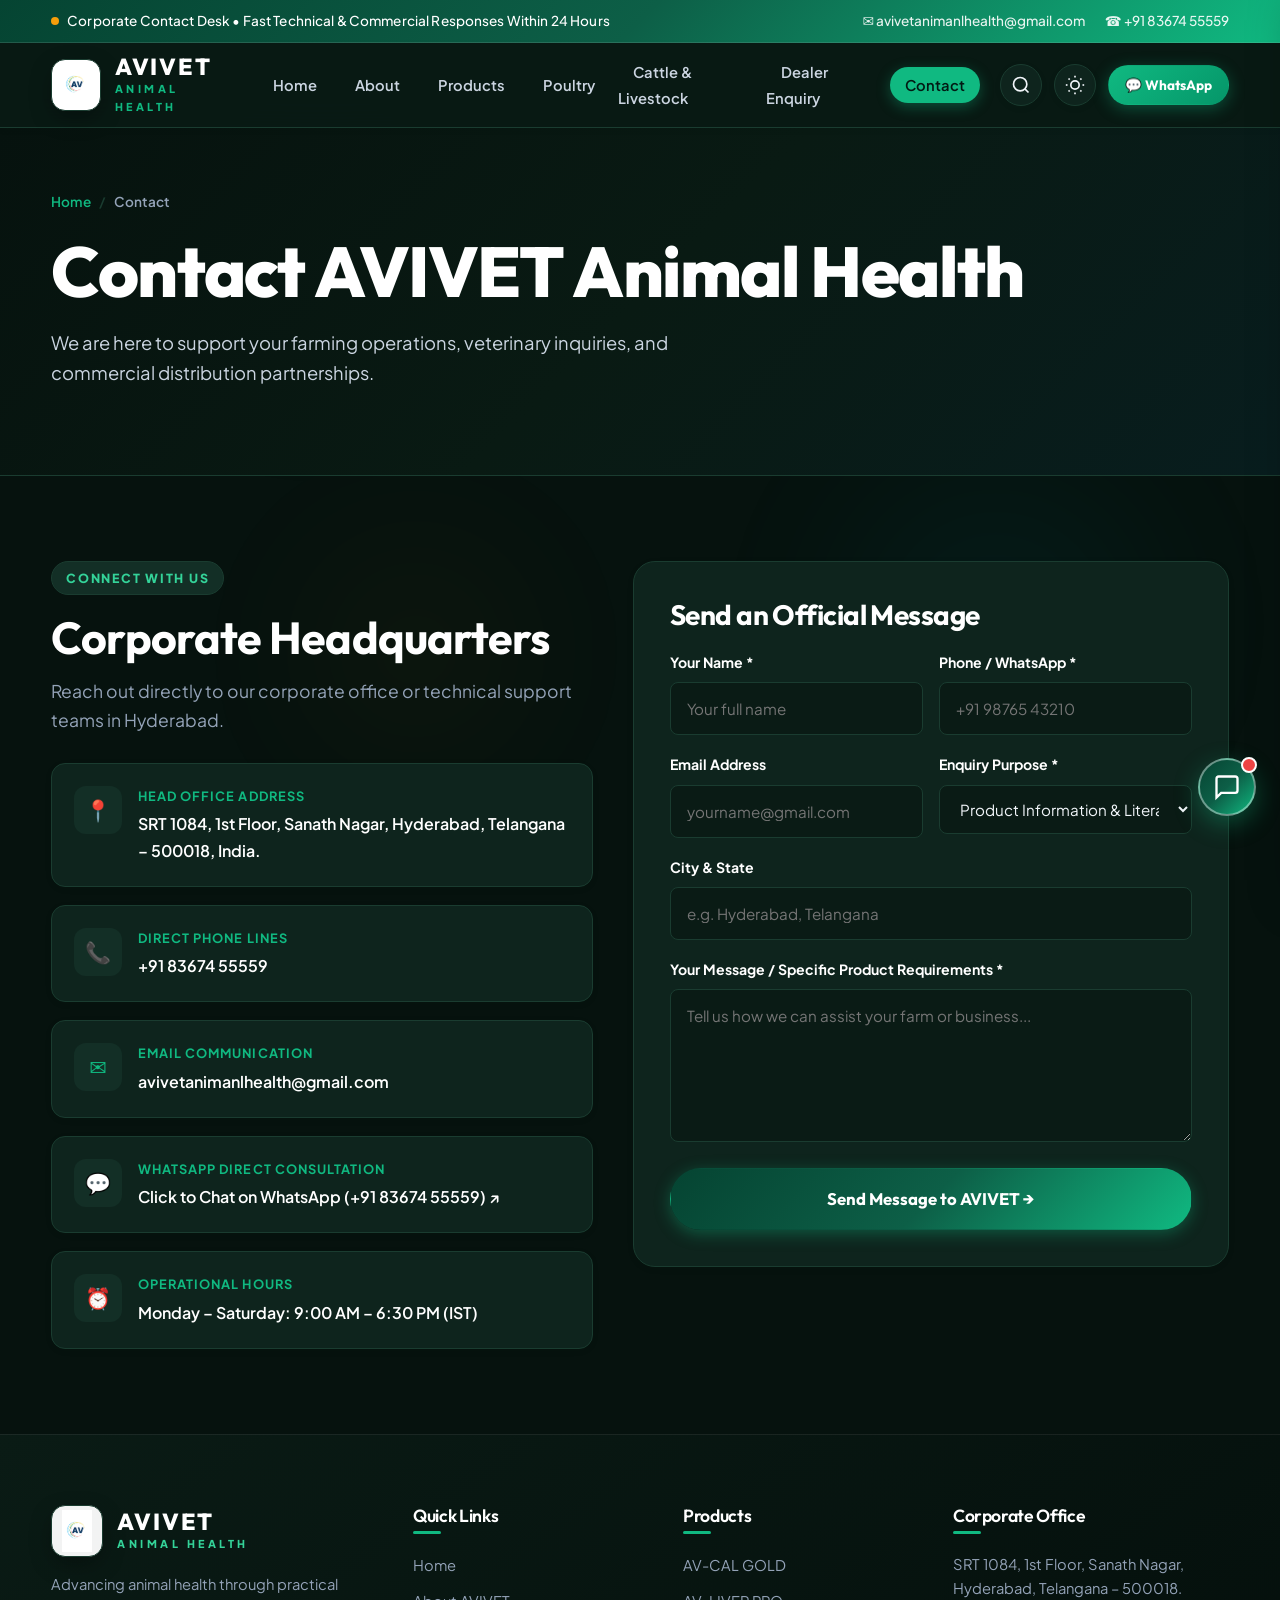
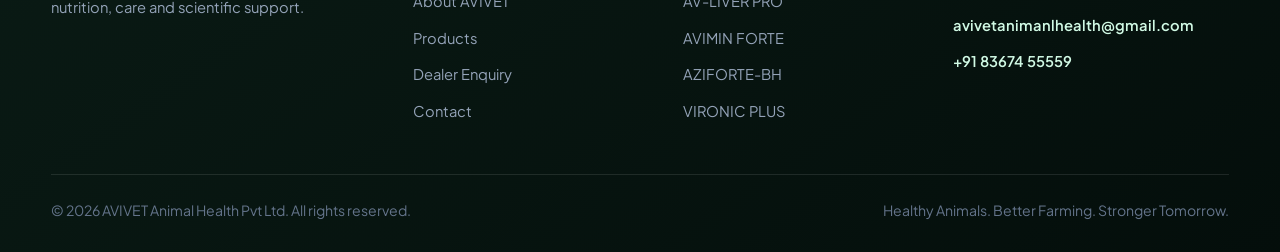
<file: contact.html>
<!doctype html>
<html lang="en" data-theme="dark">
<head>
  <meta charset="utf-8">
  <meta name="viewport" content="width=device-width, initial-scale=1">
  <title>Contact Us | AVIVET Animal Health Corporate Office</title>
  <meta name="description" content="Get in touch with AVIVET Animal Health Pvt Ltd. in Hyderabad, Telangana. Contact our technical veterinary desk or dealer coordinator.">
  <link rel="icon" href="assets/images/favicon.png">
  <meta name="theme-color" content="#06120e">
  
  <link rel="stylesheet" href="assets/css/style.css?v=3.0">
  <link rel="stylesheet" href="assets/css/advanced.css?v=3.0">
  <link rel="stylesheet" href="assets/css/premium.css?v=3.0">
</head>
<body>

  <!-- Top Announcement Bar -->
  <div class="topbar">
    <div class="container">
      <div class="topbar-highlight">
        <span class="badge-pulse"></span>
        <span>Corporate Contact Desk • Fast Technical & Commercial Responses Within 24 Hours</span>
      </div>
      <div class="topbar-contact">
        <a href="mailto:avivetanimanlhealth@gmail.com">✉ avivetanimanlhealth@gmail.com</a>
        <a href="tel:+918367455559">☎ +91 83674 55559</a>
      </div>
    </div>
  </div>

  <!-- Main Header -->
  <header class="site-header">
    <nav class="container nav">
      <a class="brand" href="index.html">
        <div class="brand-logo-wrap"><img src="assets/images/avivet-logo.png" alt="AVIVET Logo"></div>
        <div class="brand-text"><strong>AVIVET</strong><span>ANIMAL HEALTH</span></div>
      </a>

      <ul class="nav-links">
        <li><a href="index.html">Home</a></li>
        <li><a href="about.html">About</a></li>
        <li><a href="products.html">Products</a></li>
        <li><a href="poultry.html">Poultry</a></li>
        <li><a href="cattle-livestock.html">Cattle & Livestock</a></li>
        <li><a href="dealer.html">Dealer Enquiry</a></li>
        <li><a class="active" href="contact.html">Contact</a></li>
      </ul>

      <div class="nav-tools">
        <button class="tool-icon-btn search-trigger-btn" aria-label="Search catalogue">
          <svg viewBox="0 0 24 24" fill="none" stroke-width="2"><circle cx="11" cy="11" r="8"></circle><line x1="21" y1="21" x2="16.65" y2="16.65"></line></svg>
        </button>
        <button class="tool-icon-btn theme-toggle-btn" aria-label="Toggle Dark/Light Mode">
          <svg class="icon-moon" viewBox="0 0 24 24" fill="none" stroke-width="2" style="display:none;"><path d="M21 12.79A9 9 0 1 1 11.21 3 7 7 0 0 0 21 12.79z"></path></svg>
          <svg class="icon-sun" viewBox="0 0 24 24" fill="none" stroke-width="2"><circle cx="12" cy="12" r="5"></circle><line x1="12" y1="1" x2="12" y2="3"></line><line x1="12" y1="21" x2="12" y2="23"></line><line x1="4.22" y1="4.22" x2="5.64" y2="5.64"></line><line x1="18.36" y1="18.36" x2="19.78" y2="19.78"></line><line x1="1" y1="12" x2="3" y2="12"></line><line x1="21" y1="12" x2="23" y2="12"></line><line x1="4.22" y1="19.78" x2="5.64" y2="18.36"></line><line x1="18.36" y1="5.64" x2="19.78" y2="4.22"></line></svg>
        </button>
        <a class="btn btn-emerald btn-sm" href="https://wa.me/918367455559" target="_blank" rel="noopener">
          💬 WhatsApp
        </a>
        <a class="mobile-products-link" href="products.html">Products</a>
        <button class="menu-btn" aria-label="Toggle navigation">☰</button>
      </div>
    </nav>
  </header>

  <!-- Page Hero -->
  <section class="page-hero">
    <div class="container">
      <div class="breadcrumbs">
        <a href="index.html">Home</a>
        <span class="sep">/</span>
        <span>Contact</span>
      </div>
      <h1>Contact AVIVET Animal Health</h1>
      <p class="lead">
        We are here to support your farming operations, veterinary inquiries, and commercial distribution partnerships.
      </p>
    </div>
  </section>

  <!-- Main Contact Section -->
  <section>
    <div class="container contact-grid">
      <!-- Left Info Details -->
      <div>
        <div class="section-head" style="text-align:left;margin-bottom:28px;">
          <span class="eyebrow">Connect With Us</span>
          <h2>Corporate Headquarters</h2>
          <p>Reach out directly to our corporate office or technical support teams in Hyderabad.</p>
        </div>

        <div class="info-list">
          <div class="info-item">
            <div class="info-item-icon">📍</div>
            <div>
              <strong>Head Office Address</strong>
              <span>SRT 1084, 1st Floor, Sanath Nagar, Hyderabad, Telangana – 500018, India.</span>
            </div>
          </div>

          <div class="info-item">
            <div class="info-item-icon">📞</div>
            <div>
              <strong>Direct Phone Lines</strong>
              <span><a href="tel:+918367455559">+91 83674 55559</a></span>
            </div>
          </div>

          <div class="info-item">
            <div class="info-item-icon">✉️</div>
            <div>
              <strong>Email Communication</strong>
              <span><a href="mailto:avivetanimanlhealth@gmail.com">avivetanimanlhealth@gmail.com</a></span>
            </div>
          </div>

          <div class="info-item">
            <div class="info-item-icon">💬</div>
            <div>
              <strong>WhatsApp Direct Consultation</strong>
              <span><a href="https://wa.me/918367455559" target="_blank" rel="noopener">Click to Chat on WhatsApp (+91 83674 55559) ↗</a></span>
            </div>
          </div>

          <div class="info-item">
            <div class="info-item-icon">⏰</div>
            <div>
              <strong>Operational Hours</strong>
              <span>Monday – Saturday: 9:00 AM – 6:30 PM (IST)</span>
            </div>
          </div>
        </div>
      </div>

      <!-- Right Form Card -->
      <div class="card form-card">
        <h3>Send an Official Message</h3>
        <form data-mailto="avivetanimanlhealth@gmail.com" data-subject="AVIVET Website Direct Message">
          <div class="form-row">
            <div class="form-group">
              <label>Your Name *</label>
              <input type="text" name="Name" required placeholder="Your full name">
            </div>
            <div class="form-group">
              <label>Phone / WhatsApp *</label>
              <input type="tel" name="Phone" required placeholder="+91 98765 43210">
            </div>
          </div>

          <div class="form-row">
            <div class="form-group">
              <label>Email Address</label>
              <input type="email" name="Email" placeholder="yourname@gmail.com">
            </div>
            <div class="form-group">
              <label>Enquiry Purpose *</label>
              <select name="Enquiry_Purpose">
                <option>Product Information & Literature</option>
                <option>Dealer / Distributorship Enquiry</option>
                <option>Veterinary Technical / Dosage Advice</option>
                <option>Bulk Feed Mill Order</option>
                <option>Other General Enquiry</option>
              </select>
            </div>
          </div>

          <div class="form-group">
            <label>City & State</label>
            <input type="text" name="Location" placeholder="e.g. Hyderabad, Telangana">
          </div>

          <div class="form-group">
            <label>Your Message / Specific Product Requirements *</label>
            <textarea name="Message" rows="5" required placeholder="Tell us how we can assist your farm or business..."></textarea>
          </div>

          <button class="btn btn-primary btn-lg" style="width:100%;" type="submit">
            Send Message to AVIVET →
          </button>
        </form>
      </div>
    </div>
  </section>

  <!-- Footer -->
  <footer class="footer">
    <div class="container footer-grid">
      <div>
        <a class="brand" href="index.html">
          <div class="brand-logo-wrap"><img src="assets/images/avivet-logo.png" alt="AVIVET Logo"></div>
          <div class="brand-text"><strong>AVIVET</strong><span>ANIMAL HEALTH</span></div>
        </a>
        <p class="company-desc">Advancing animal health through practical nutrition, care and scientific support.</p>
      </div>
      <div>
        <h4>Quick Links</h4>
        <ul class="footer-links">
          <li><a href="index.html">Home</a></li>
          <li><a href="about.html">About AVIVET</a></li>
          <li><a href="products.html">Products</a></li>
          <li><a href="dealer.html">Dealer Enquiry</a></li>
          <li><a href="contact.html">Contact</a></li>
        </ul>
      </div>
      <div>
        <h4>Products</h4>
        <ul class="footer-links">
          <li><a href="products.html">AV-CAL GOLD</a></li>
          <li><a href="products.html">AV-LIVER PRO</a></li>
          <li><a href="products.html">AVIMIN FORTE</a></li>
          <li><a href="products.html">AZIFORTE-BH</a></li>
          <li><a href="products.html">VIRONIC PLUS</a></li>
        </ul>
      </div>
      <div>
        <h4>Corporate Office</h4>
        <div class="footer-contact-info">
          <div>SRT 1084, 1st Floor, Sanath Nagar, Hyderabad, Telangana – 500018.</div>
          <div><a href="mailto:avivetanimanlhealth@gmail.com">avivetanimanlhealth@gmail.com</a></div>
          <div><a href="tel:+918367455559">+91 83674 55559</a></div>
        </div>
      </div>
    </div>
    <div class="container footer-bottom">
      <span>© 2026 AVIVET Animal Health Pvt Ltd. All rights reserved.</span>
      <span>Healthy Animals. Better Farming. Stronger Tomorrow.</span>
    </div>
  </footer>

  <button class="back-top" aria-label="Back to top">↑</button>
  <script src="assets/data/products-data.js?v=3.0"></script>
  <script src="assets/js/main.js?v=3.0"></script>
  <script src="assets/js/advanced.js?v=3.0"></script>
</body>
</html>
</file>
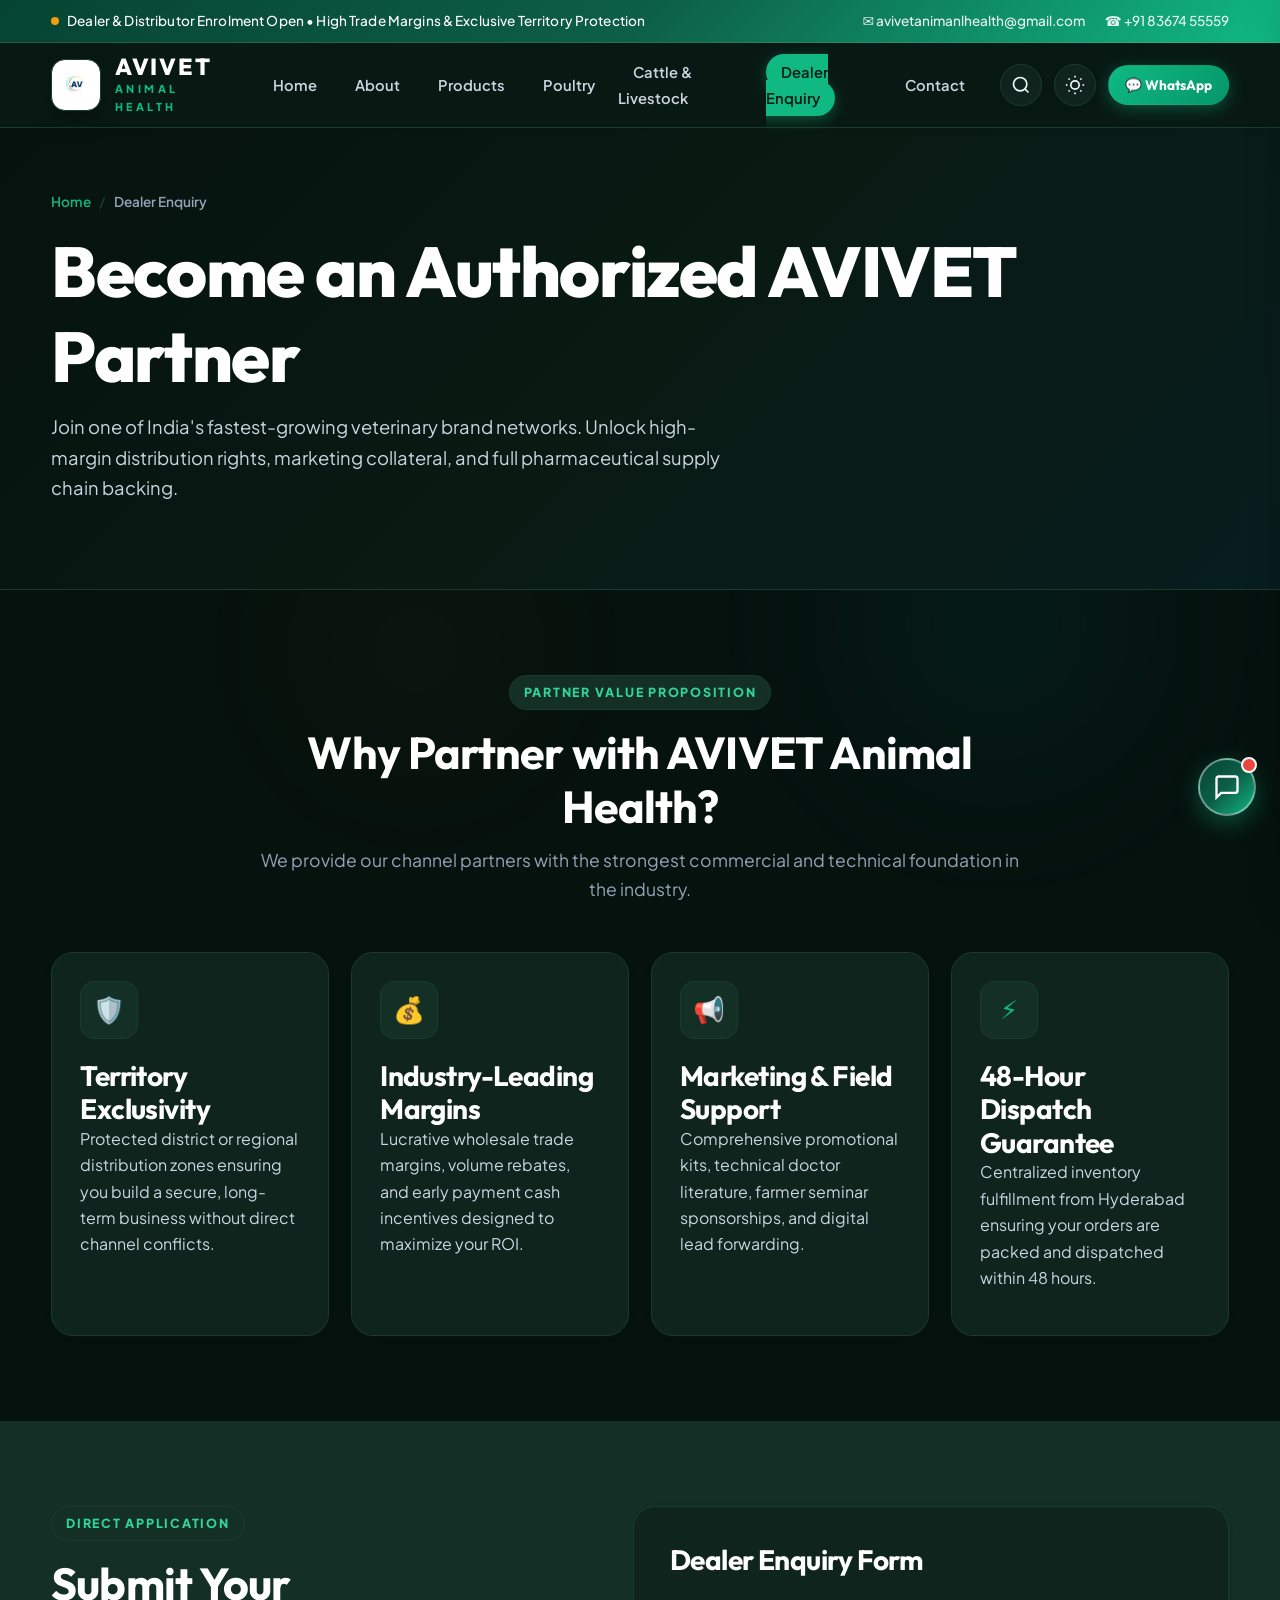
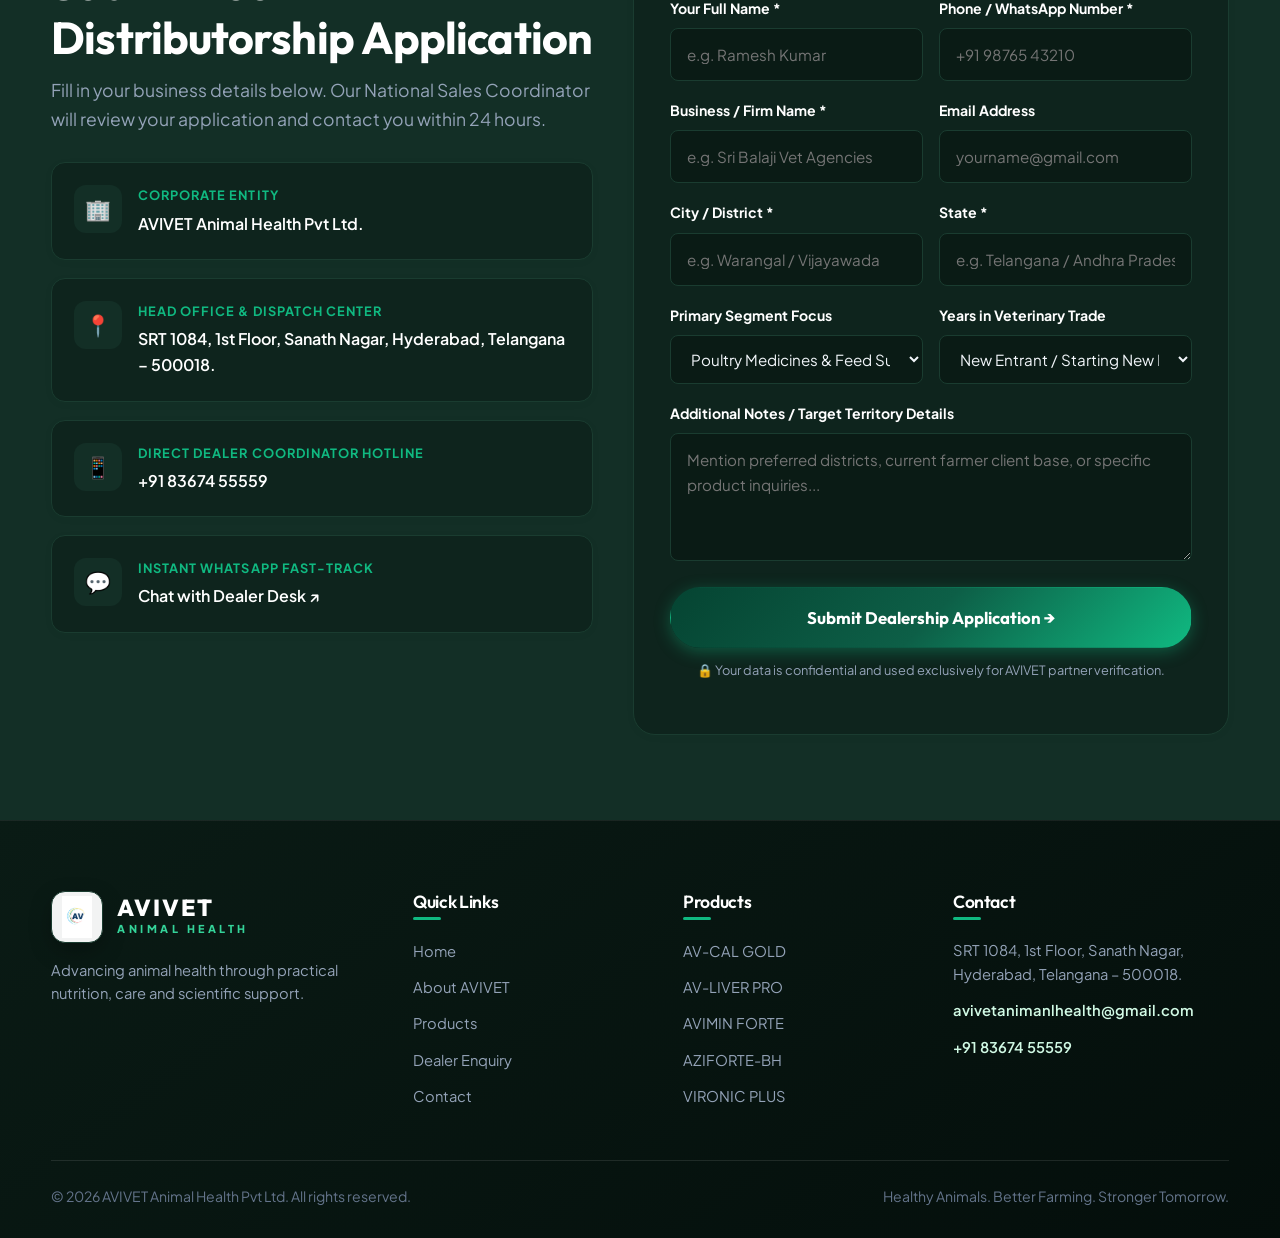
<file: dealer.html>
<!doctype html>
<html lang="en" data-theme="dark">
<head>
  <meta charset="utf-8">
  <meta name="viewport" content="width=device-width, initial-scale=1">
  <title>Dealer & Distributor Partnership | AVIVET Animal Health</title>
  <meta name="description" content="Partner with AVIVET Animal Health. Apply for regional distributorship, dealer franchise, and exclusive territory rights for veterinary medicines & feed supplements.">
  <link rel="icon" href="assets/images/favicon.png">
  <meta name="theme-color" content="#06120e">
  
  <link rel="stylesheet" href="assets/css/style.css?v=3.0">
  <link rel="stylesheet" href="assets/css/advanced.css?v=3.0">
  <link rel="stylesheet" href="assets/css/premium.css?v=3.0">
</head>
<body>

  <!-- Top Announcement Bar -->
  <div class="topbar">
    <div class="container">
      <div class="topbar-highlight">
        <span class="badge-pulse"></span>
        <span>Dealer & Distributor Enrolment Open • High Trade Margins & Exclusive Territory Protection</span>
      </div>
      <div class="topbar-contact">
        <a href="mailto:avivetanimanlhealth@gmail.com">✉ avivetanimanlhealth@gmail.com</a>
        <a href="tel:+918367455559">☎ +91 83674 55559</a>
      </div>
    </div>
  </div>

  <!-- Main Header -->
  <header class="site-header">
    <nav class="container nav">
      <a class="brand" href="index.html">
        <div class="brand-logo-wrap"><img src="assets/images/avivet-logo.png" alt="AVIVET Logo"></div>
        <div class="brand-text"><strong>AVIVET</strong><span>ANIMAL HEALTH</span></div>
      </a>

      <ul class="nav-links">
        <li><a href="index.html">Home</a></li>
        <li><a href="about.html">About</a></li>
        <li><a href="products.html">Products</a></li>
        <li><a href="poultry.html">Poultry</a></li>
        <li><a href="cattle-livestock.html">Cattle & Livestock</a></li>
        <li><a class="active" href="dealer.html">Dealer Enquiry</a></li>
        <li><a href="contact.html">Contact</a></li>
      </ul>

      <div class="nav-tools">
        <button class="tool-icon-btn search-trigger-btn" aria-label="Search catalogue">
          <svg viewBox="0 0 24 24" fill="none" stroke-width="2"><circle cx="11" cy="11" r="8"></circle><line x1="21" y1="21" x2="16.65" y2="16.65"></line></svg>
        </button>
        <button class="tool-icon-btn theme-toggle-btn" aria-label="Toggle Dark/Light Mode">
          <svg class="icon-moon" viewBox="0 0 24 24" fill="none" stroke-width="2" style="display:none;"><path d="M21 12.79A9 9 0 1 1 11.21 3 7 7 0 0 0 21 12.79z"></path></svg>
          <svg class="icon-sun" viewBox="0 0 24 24" fill="none" stroke-width="2"><circle cx="12" cy="12" r="5"></circle><line x1="12" y1="1" x2="12" y2="3"></line><line x1="12" y1="21" x2="12" y2="23"></line><line x1="4.22" y1="4.22" x2="5.64" y2="5.64"></line><line x1="18.36" y1="18.36" x2="19.78" y2="19.78"></line><line x1="1" y1="12" x2="3" y2="12"></line><line x1="21" y1="12" x2="23" y2="12"></line><line x1="4.22" y1="19.78" x2="5.64" y2="18.36"></line><line x1="18.36" y1="5.64" x2="19.78" y2="4.22"></line></svg>
        </button>
        <a class="btn btn-emerald btn-sm" href="https://wa.me/918367455559" target="_blank" rel="noopener">
          💬 WhatsApp
        </a>
        <a class="mobile-products-link" href="products.html">Products</a>
        <button class="menu-btn" aria-label="Toggle navigation">☰</button>
      </div>
    </nav>
  </header>

  <!-- Page Hero -->
  <section class="page-hero">
    <div class="container">
      <div class="breadcrumbs">
        <a href="index.html">Home</a>
        <span class="sep">/</span>
        <span>Dealer Enquiry</span>
      </div>
      <h1>Become an Authorized AVIVET Partner</h1>
      <p class="lead">
        Join one of India's fastest-growing veterinary brand networks. Unlock high-margin distribution rights, marketing collateral, and full pharmaceutical supply chain backing.
      </p>
    </div>
  </section>

  <!-- 4 Distributor Benefits Grid -->
  <section>
    <div class="container">
      <div class="section-head">
        <span class="eyebrow">Partner Value Proposition</span>
        <h2>Why Partner with AVIVET Animal Health?</h2>
        <p>We provide our channel partners with the strongest commercial and technical foundation in the industry.</p>
      </div>

      <div class="grid-4">
        <div class="card">
          <div class="card-icon-box">🛡️</div>
          <h3>Territory Exclusivity</h3>
          <p>Protected district or regional distribution zones ensuring you build a secure, long-term business without direct channel conflicts.</p>
        </div>

        <div class="card">
          <div class="card-icon-box">💰</div>
          <h3>Industry-Leading Margins</h3>
          <p>Lucrative wholesale trade margins, volume rebates, and early payment cash incentives designed to maximize your ROI.</p>
        </div>

        <div class="card">
          <div class="card-icon-box">📢</div>
          <h3>Marketing & Field Support</h3>
          <p>Comprehensive promotional kits, technical doctor literature, farmer seminar sponsorships, and digital lead forwarding.</p>
        </div>

        <div class="card">
          <div class="card-icon-box">⚡</div>
          <h3>48-Hour Dispatch Guarantee</h3>
          <p>Centralized inventory fulfillment from Hyderabad ensuring your orders are packed and dispatched within 48 hours.</p>
        </div>
      </div>
    </div>
  </section>

  <!-- Main Interactive Form Section -->
  <section style="background:var(--bg-subtle);">
    <div class="container contact-grid">
      <!-- Left Info Box -->
      <div>
        <div class="section-head" style="text-align:left;margin-bottom:28px;">
          <span class="eyebrow">Direct Application</span>
          <h2>Submit Your Distributorship Application</h2>
          <p>Fill in your business details below. Our National Sales Coordinator will review your application and contact you within 24 hours.</p>
        </div>

        <div class="info-list">
          <div class="info-item">
            <div class="info-item-icon">🏢</div>
            <div>
              <strong>Corporate Entity</strong>
              <span>AVIVET Animal Health Pvt Ltd.</span>
            </div>
          </div>

          <div class="info-item">
            <div class="info-item-icon">📍</div>
            <div>
              <strong>Head Office & Dispatch Center</strong>
              <span>SRT 1084, 1st Floor, Sanath Nagar, Hyderabad, Telangana – 500018.</span>
            </div>
          </div>

          <div class="info-item">
            <div class="info-item-icon">📱</div>
            <div>
              <strong>Direct Dealer Coordinator Hotline</strong>
              <span><a href="tel:+918367455559">+91 83674 55559</a></span>
            </div>
          </div>

          <div class="info-item">
            <div class="info-item-icon">💬</div>
            <div>
              <strong>Instant WhatsApp Fast-Track</strong>
              <span><a href="https://wa.me/918367455559?text=Hello%20AVIVET%2C%20I%20am%20interested%20in%20a%20distributorship%20dealership%20opportunity.%20Please%20share%20terms." target="_blank" rel="noopener">Chat with Dealer Desk ↗</a></span>
            </div>
          </div>
        </div>
      </div>

      <!-- Right Interactive Form -->
      <div class="card form-card">
        <h3>Dealer Enquiry Form</h3>
        <form data-mailto="avivetanimanlhealth@gmail.com" data-subject="AVIVET New Dealer / Distributor Application">
          <div class="form-row">
            <div class="form-group">
              <label>Your Full Name *</label>
              <input type="text" name="Name" required placeholder="e.g. Ramesh Kumar">
            </div>
            <div class="form-group">
              <label>Phone / WhatsApp Number *</label>
              <input type="tel" name="Phone" required placeholder="+91 98765 43210">
            </div>
          </div>

          <div class="form-row">
            <div class="form-group">
              <label>Business / Firm Name *</label>
              <input type="text" name="Firm_Name" required placeholder="e.g. Sri Balaji Vet Agencies">
            </div>
            <div class="form-group">
              <label>Email Address</label>
              <input type="email" name="Email" placeholder="yourname@gmail.com">
            </div>
          </div>

          <div class="form-row">
            <div class="form-group">
              <label>City / District *</label>
              <input type="text" name="District" required placeholder="e.g. Warangal / Vijayawada">
            </div>
            <div class="form-group">
              <label>State *</label>
              <input type="text" name="State" required placeholder="e.g. Telangana / Andhra Pradesh">
            </div>
          </div>

          <div class="form-row">
            <div class="form-group">
              <label>Primary Segment Focus</label>
              <select name="Segment_Focus">
                <option>Poultry Medicines & Feed Supplements</option>
                <option>Cattle & Dairy Products</option>
                <option>Complete Veterinary Range (Poultry + Dairy)</option>
                <option>Feed Mill Integration Premixes</option>
              </select>
            </div>
            <div class="form-group">
              <label>Years in Veterinary Trade</label>
              <select name="Trade_Experience">
                <option>New Entrant / Starting New Dealership</option>
                <option>1 - 3 Years</option>
                <option>3 - 7 Years</option>
                <option>7+ Years Established Network</option>
              </select>
            </div>
          </div>

          <div class="form-group">
            <label>Additional Notes / Target Territory Details</label>
            <textarea name="Message" rows="4" placeholder="Mention preferred districts, current farmer client base, or specific product inquiries..."></textarea>
          </div>

          <button class="btn btn-primary btn-lg" style="width:100%;" type="submit">
            Submit Dealership Application →
          </button>
          <p style="font-size:0.8rem;color:var(--text-muted);text-align:center;margin-top:12px;">
            🔒 Your data is confidential and used exclusively for AVIVET partner verification.
          </p>
        </form>
      </div>
    </div>
  </section>

  <!-- Footer -->
  <footer class="footer">
    <div class="container footer-grid">
      <div>
        <a class="brand" href="index.html">
          <div class="brand-logo-wrap"><img src="assets/images/avivet-logo.png" alt="AVIVET Logo"></div>
          <div class="brand-text"><strong>AVIVET</strong><span>ANIMAL HEALTH</span></div>
        </a>
        <p class="company-desc">Advancing animal health through practical nutrition, care and scientific support.</p>
      </div>
      <div>
        <h4>Quick Links</h4>
        <ul class="footer-links">
          <li><a href="index.html">Home</a></li>
          <li><a href="about.html">About AVIVET</a></li>
          <li><a href="products.html">Products</a></li>
          <li><a href="dealer.html">Dealer Enquiry</a></li>
          <li><a href="contact.html">Contact</a></li>
        </ul>
      </div>
      <div>
        <h4>Products</h4>
        <ul class="footer-links">
          <li><a href="products.html">AV-CAL GOLD</a></li>
          <li><a href="products.html">AV-LIVER PRO</a></li>
          <li><a href="products.html">AVIMIN FORTE</a></li>
          <li><a href="products.html">AZIFORTE-BH</a></li>
          <li><a href="products.html">VIRONIC PLUS</a></li>
        </ul>
      </div>
      <div>
        <h4>Contact</h4>
        <div class="footer-contact-info">
          <div>SRT 1084, 1st Floor, Sanath Nagar, Hyderabad, Telangana – 500018.</div>
          <div><a href="mailto:avivetanimanlhealth@gmail.com">avivetanimanlhealth@gmail.com</a></div>
          <div><a href="tel:+918367455559">+91 83674 55559</a></div>
        </div>
      </div>
    </div>
    <div class="container footer-bottom">
      <span>© 2026 AVIVET Animal Health Pvt Ltd. All rights reserved.</span>
      <span>Healthy Animals. Better Farming. Stronger Tomorrow.</span>
    </div>
  </footer>

  <button class="back-top" aria-label="Back to top">↑</button>
  <script src="assets/data/products-data.js?v=3.0"></script>
  <script src="assets/js/main.js?v=3.0"></script>
  <script src="assets/js/advanced.js?v=3.0"></script>
</body>
</html>
</file>
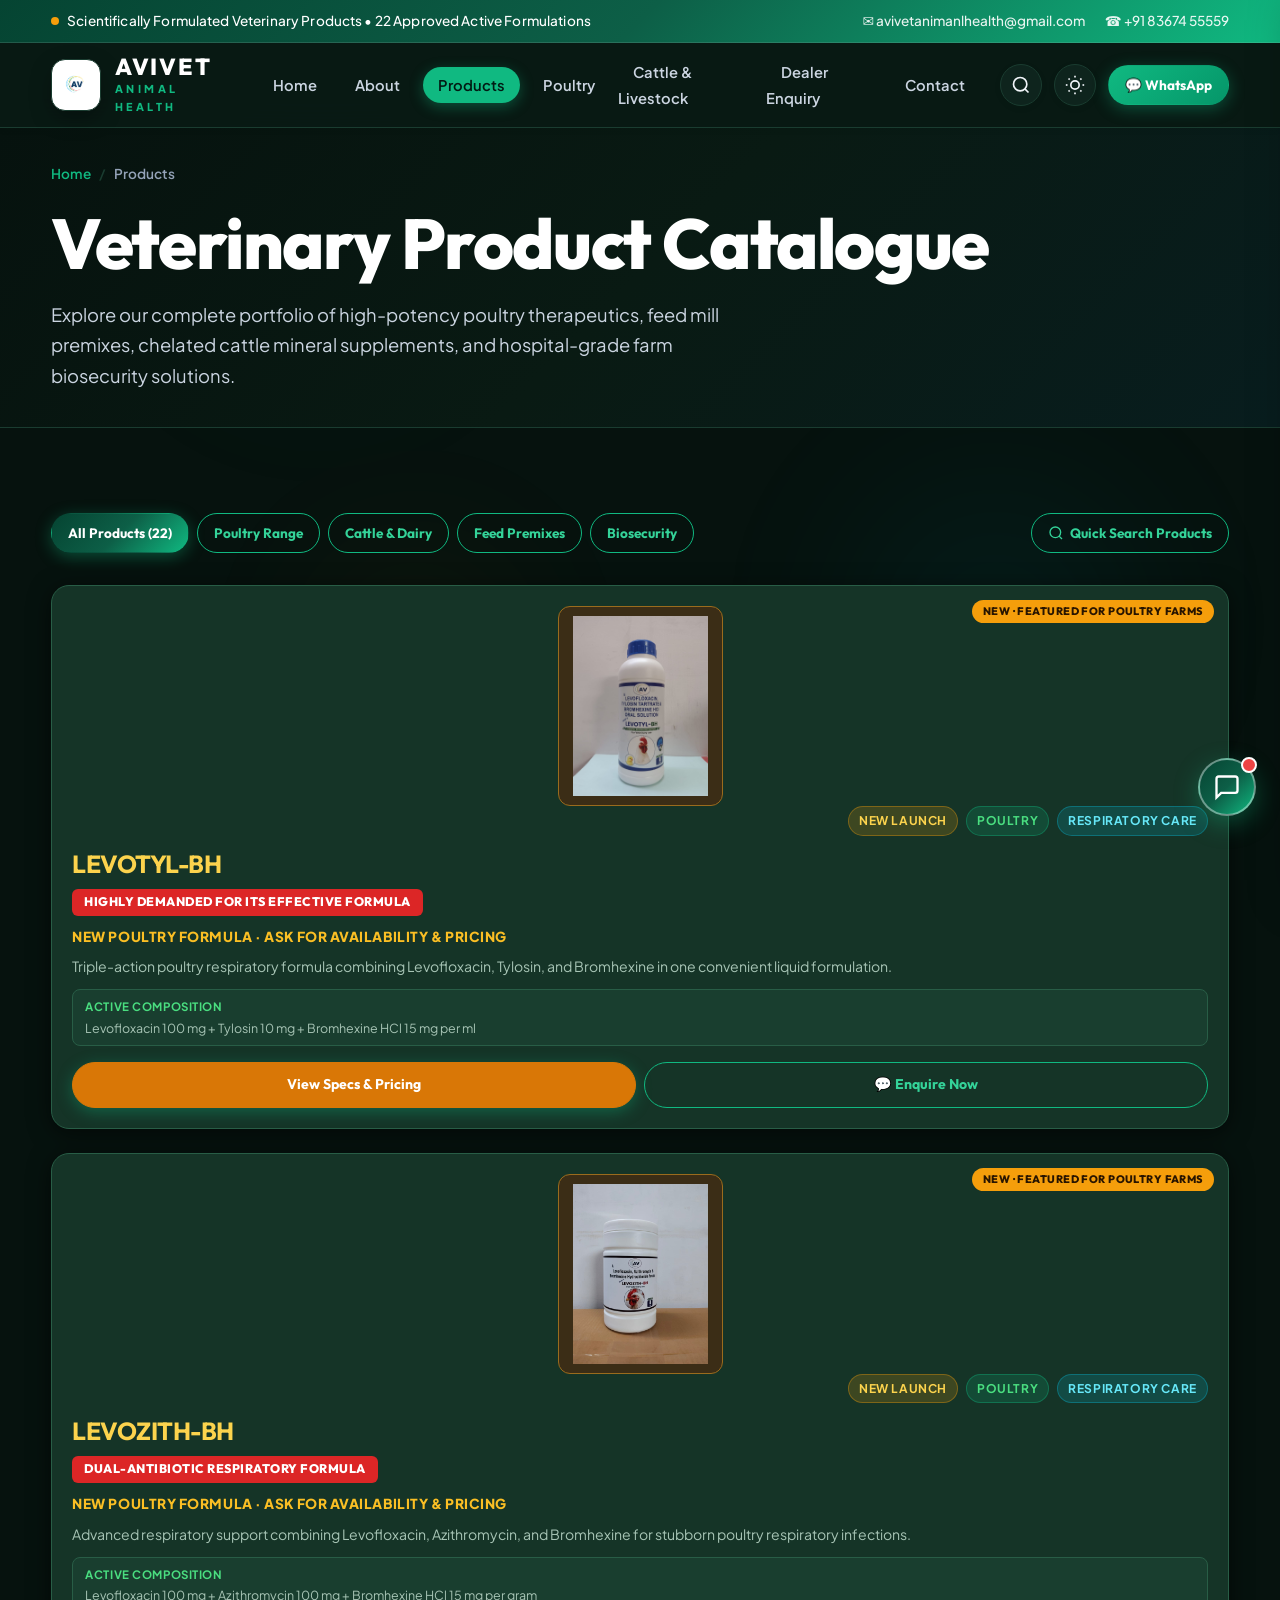
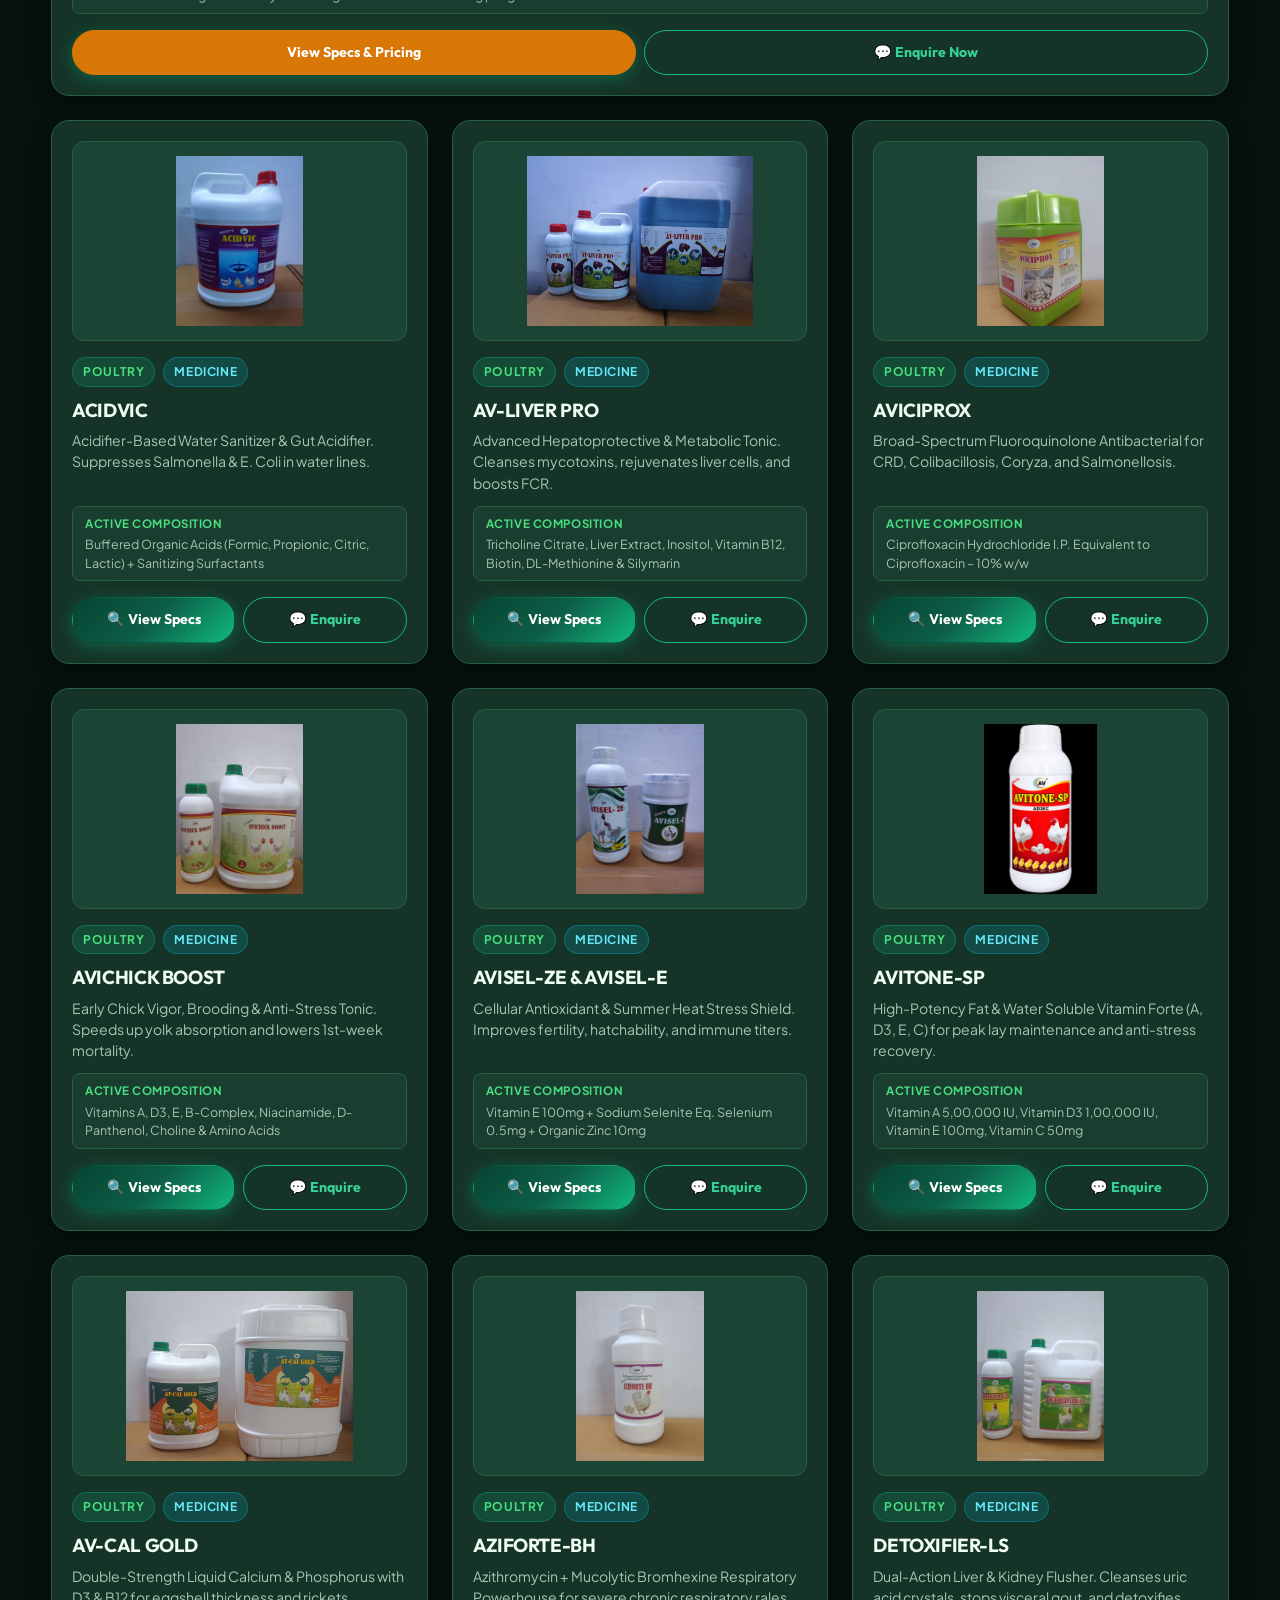
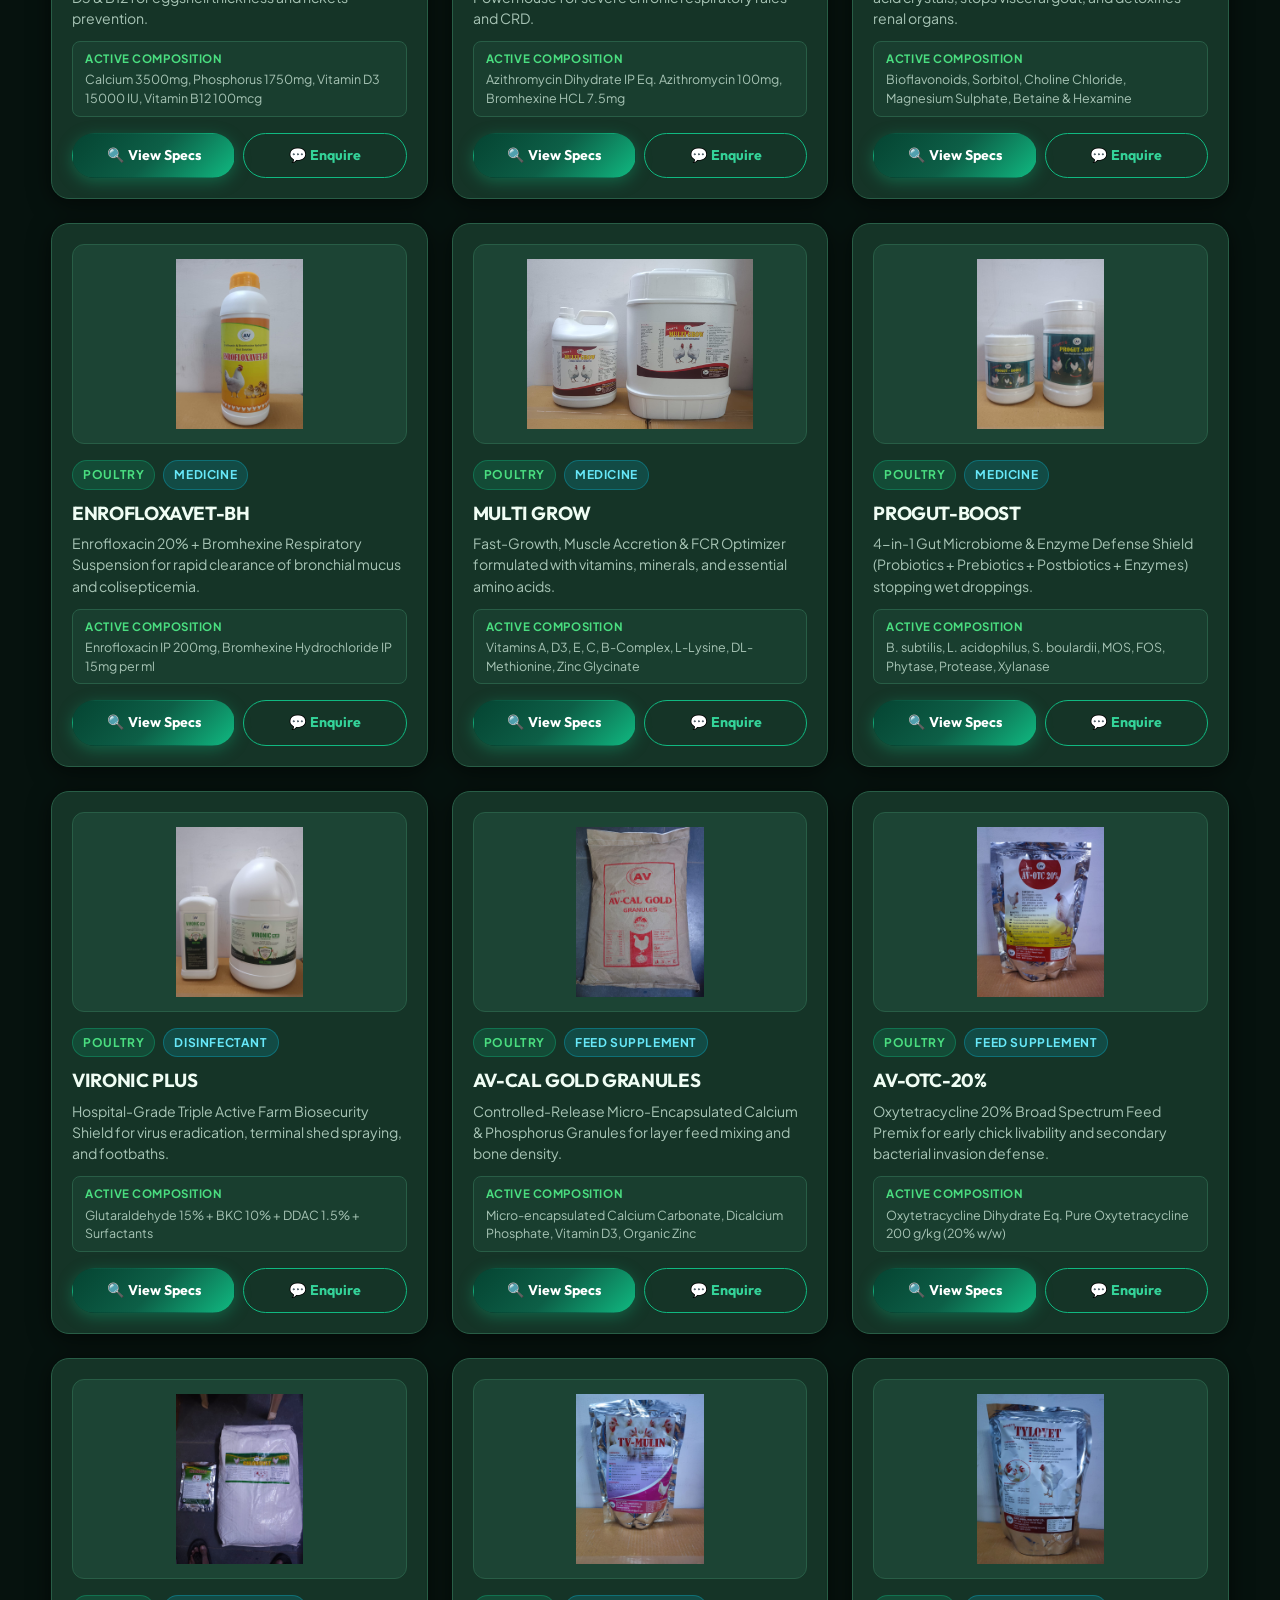
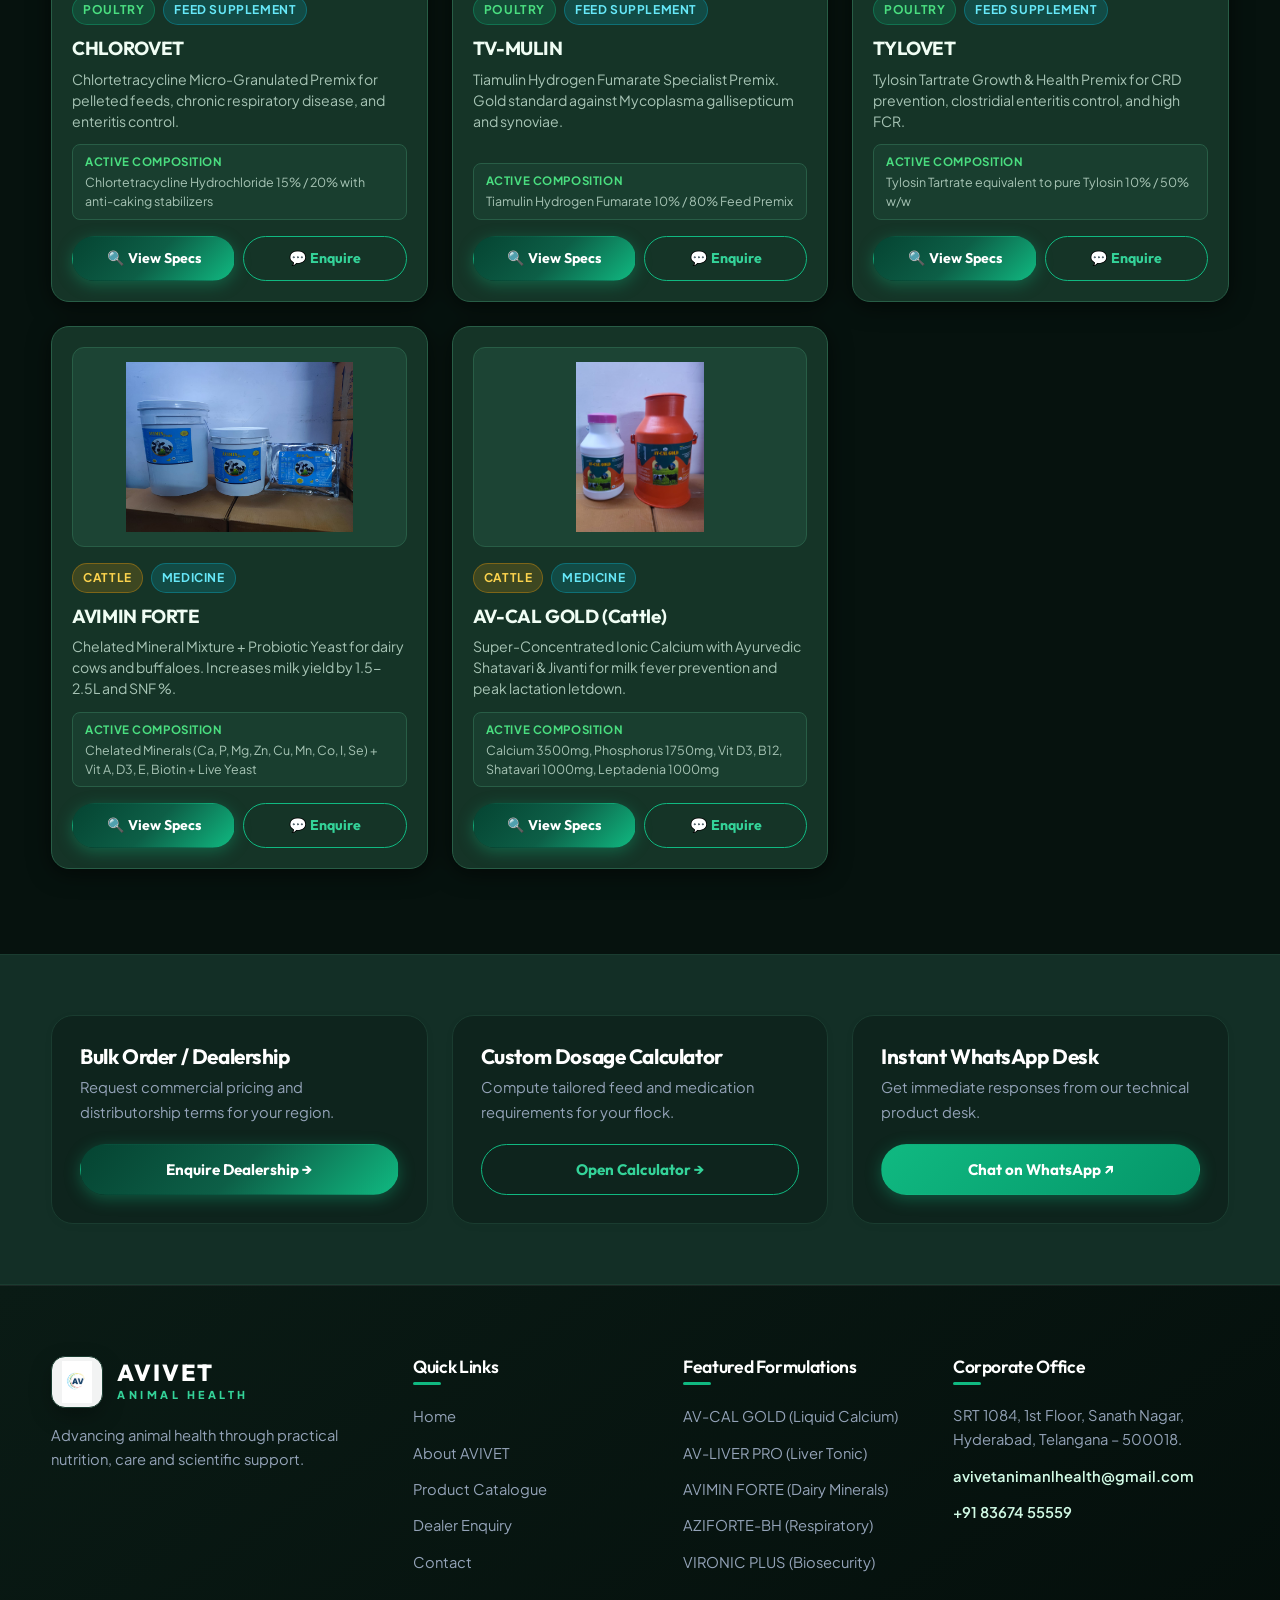
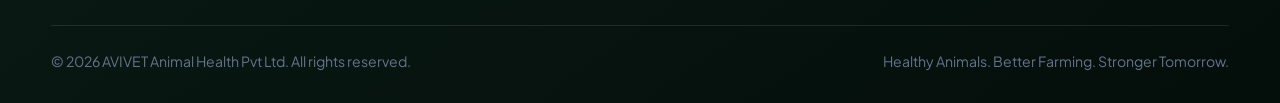
<file: products.html>
<!doctype html>
<html lang="en" data-theme="dark">
<head>
  <meta charset="utf-8">
  <meta name="viewport" content="width=device-width, initial-scale=1">
  <title>Veterinary Products Catalogue | AVIVET Animal Health</title>
  <meta name="description" content="Explore AVIVET Animal Health's full veterinary product catalogue: poultry medicines, feed supplements, cattle minerals, and biosecurity solutions.">
  <link rel="icon" href="assets/images/favicon.png">
  <meta name="theme-color" content="#06120e">
  
  <link rel="stylesheet" href="assets/css/style.css?v=3.0">
  <link rel="stylesheet" href="assets/css/advanced.css?v=3.0">
  <link rel="stylesheet" href="assets/css/premium.css?v=3.0">
  <style>
    /* ===== COMPACT HERO FOR INSTANT PRODUCT VISIBILITY ===== */
    .page-hero {
      padding: 32px 0 20px;
    }
    @media (max-width: 860px) {
      .page-hero { padding: 18px 0 14px; }
      .page-hero h1 { font-size: 1.55rem; margin-bottom: 6px; }
      .page-hero p.lead { font-size: 0.88rem; margin-bottom: 0; line-height: 1.45; }
      .page-hero .breadcrumbs { margin-bottom: 8px; font-size: 0.78rem; }
      .catalogue-section { padding: 16px 0 40px !important; }
    }

    /* ===== PRODUCT CARD — GUARANTEED VISIBILITY ON ALL DEVICES ===== */
    .card.product-card {
      background: #ffffff;
      border: 1px solid #c7e8d8;
      border-radius: 18px;
      box-shadow: 0 3px 14px rgba(3,43,32,0.09);
      display: flex !important;
      flex-direction: column;
      padding: 20px;
      overflow: hidden;
      min-height: 380px;
    }
    [data-theme="dark"] .card.product-card {
      background: #153427 !important;
      border: 1px solid #285d46 !important;
      box-shadow: 0 4px 22px rgba(0,0,0,0.55) !important;
    }
    .product-art-wrap {
      height: 200px;
      border-radius: 12px;
      background: #f0fdf4;
      border: 1px solid #d1fae5;
      display: flex;
      align-items: center;
      justify-content: center;
      overflow: hidden;
      margin-bottom: 16px;
    }
    [data-theme="dark"] .product-art-wrap {
      background: #1c4434 !important;
      border-color: #285d46 !important;
    }
    .product-art-wrap img {
      max-height: 100%;
      max-width: 100%;
      object-fit: contain;
      display: block;
      margin: 0 auto;
    }
    .product-card h3 { color: #0f172a; font-size: 1.18rem; margin-bottom: 8px; }
    [data-theme="dark"] .product-card h3 { color: #f0fdf4 !important; }
    .product-card p.prod-desc { color: #475569; font-size: 0.88rem; line-height: 1.5; margin-bottom: 12px; }
    [data-theme="dark"] .product-card p.prod-desc { color: #a7c4b5 !important; }
    .product-card .prod-composition {
      background: #f0fdf4;
      border: 1px solid #d1fae5;
      padding: 8px 12px;
      border-radius: 8px;
      color: #334155;
      font-size: 0.78rem;
      margin-bottom: 16px;
    }
    [data-theme="dark"] .product-card .prod-composition {
      background: #193e2f !important;
      border-color: #285d46 !important;
      color: #a7c4b5 !important;
    }
    [data-theme="dark"] .product-card .prod-composition strong { color: #4ade80 !important; }
    [data-theme="dark"] .badge { border-width: 1px; border-style: solid; }
    [data-theme="dark"] .badge-emerald { background:rgba(16,185,129,0.18)!important;color:#4ade80!important;border-color:rgba(16,185,129,0.35)!important; }
    [data-theme="dark"] .badge-cyan { background:rgba(6,182,212,0.18)!important;color:#67e8f9!important;border-color:rgba(6,182,212,0.35)!important; }
    [data-theme="dark"] .badge-gold { background:rgba(245,158,11,0.18)!important;color:#fcd34d!important;border-color:rgba(245,158,11,0.35)!important; }

    /* ===== FEATURED NEW POULTRY PRODUCT ===== */
    .featured-product {
      grid-column: 1 / -1;
      background: linear-gradient(135deg, #fffdf5 0%, #ffffff 58%, #ecfdf5 100%) !important;
      border: 2px solid #f59e0b !important;
      box-shadow: 0 12px 32px rgba(217,119,6,0.18), 0 4px 16px rgba(3,43,32,0.1) !important;
      position: relative;
    }
    .featured-product::before {
      content: 'NEW · FEATURED FOR POULTRY FARMS';
      position: absolute;
      top: 14px;
      right: 14px;
      z-index: 1;
      background: #f59e0b;
      color: #291500;
      border-radius: 999px;
      padding: 6px 11px;
      font: 800 0.68rem/1 'Outfit', sans-serif;
      letter-spacing: 0.04em;
    }
    .featured-product .product-art-wrap { border-color: #fcd34d; background: #fffbeb; height: 200px; min-height: 200px; }
    .featured-product .product-art-wrap img { max-height: 180px; width: auto; object-fit: contain; }
    .featured-product h3 { color: #9a3412; font-size: 1.55rem; }
    .featured-product .featured-promo {
      color: #b45309;
      font-size: 0.86rem;
      font-weight: 800;
      letter-spacing: 0.04em;
      text-transform: uppercase;
      margin-bottom: 8px;
    }
    .featured-product .featured-urgency {
      display: inline-flex;
      align-items: center;
      width: fit-content;
      margin: 2px 0 10px;
      padding: 7px 12px;
      border-radius: 6px;
      background: #b91c1c;
      color: #ffffff;
      font: 800 0.78rem/1 'Outfit', sans-serif;
      letter-spacing: 0.04em;
      text-transform: uppercase;
    }
    .featured-product .product-action-row .btn-primary { background: #d97706; border-color: #d97706; }
    [data-theme="dark"] .featured-product {
      background: linear-gradient(135deg, #332510 0%, #153427 68%, #1c4434 100%) !important;
      border-color: #f59e0b !important;
      box-shadow: 0 14px 36px rgba(245,158,11,0.2), 0 4px 22px rgba(0,0,0,0.55) !important;
    }
    [data-theme="dark"] .featured-product h3 { color: #fcd34d !important; }
    [data-theme="dark"] .featured-product .featured-promo { color: #fbbf24 !important; }
    [data-theme="dark"] .featured-product .featured-urgency { background: #dc2626; color: #ffffff; }
    [data-theme="dark"] .featured-product .product-art-wrap { background: #3b2d16 !important; border-color: #9a6b1d !important; }
    @media (min-width: 861px) {
      .featured-product { display: grid !important; grid-template-columns: minmax(220px, 0.75fr) 1.25fr; column-gap: 24px; }
      .featured-product .product-art-wrap { grid-row: 1 / span 5; height: 200px; min-height: 200px; margin-bottom: 0; align-self: center; }
      .featured-product .product-meta-row { align-self: end; }
    }

    /* ===== RESPONSIVE PRODUCT GRID ===== */
    #catalogueProductGrid {
      display: grid !important;
      grid-template-columns: repeat(3, 1fr) !important;
      gap: 24px !important;
    }
    @media (max-width: 1024px) {
      #catalogueProductGrid { grid-template-columns: repeat(2, 1fr) !important; gap: 18px !important; }
    }
    @media (max-width: 860px) {
      #catalogueProductGrid { grid-template-columns: 1fr !important; gap: 16px !important; }
      .product-art-wrap { height: 190px; }
      .featured-product { display: flex !important; grid-column: 1; }
      .featured-product .product-art-wrap { height: 190px; min-height: 190px; }
      .card.product-card { padding: 16px; min-height: 0; }
      .product-action-row { flex-direction: column; gap: 8px; }
      .product-action-row .btn { width: 100% !important; }
    }
  </style>
</head>
<body>

  <!-- Top Announcement Bar -->
  <div class="topbar">
    <div class="container">
      <div class="topbar-highlight">
        <span class="badge-pulse"></span>
        <span>Scientifically Formulated Veterinary Products • 22 Approved Active Formulations</span>
      </div>
      <div class="topbar-contact">
        <a href="mailto:avivetanimanlhealth@gmail.com">✉ avivetanimanlhealth@gmail.com</a>
        <a href="tel:+918367455559">☎ +91 83674 55559</a>
      </div>
    </div>
  </div>

  <!-- Main Sticky Header -->
  <header class="site-header">
    <nav class="container nav">
      <a class="brand" href="index.html">
        <div class="brand-logo-wrap">
          <img src="assets/images/avivet-logo.png" alt="AVIVET Animal Health Logo">
        </div>
        <div class="brand-text">
          <strong>AVIVET</strong>
          <span>ANIMAL HEALTH</span>
        </div>
      </a>

      <ul class="nav-links">
        <li><a href="index.html">Home</a></li>
        <li><a href="about.html">About</a></li>
        <li><a class="active" href="products.html">Products</a></li>
        <li><a href="poultry.html">Poultry</a></li>
        <li><a href="cattle-livestock.html">Cattle & Livestock</a></li>
        <li><a href="dealer.html">Dealer Enquiry</a></li>
        <li><a href="contact.html">Contact</a></li>
      </ul>

      <div class="nav-tools">
        <button class="tool-icon-btn search-trigger-btn" aria-label="Search catalogue" title="Search">
          <svg viewBox="0 0 24 24" fill="none" stroke-width="2"><circle cx="11" cy="11" r="8"></circle><line x1="21" y1="21" x2="16.65" y2="16.65"></line></svg>
        </button>
        <button class="tool-icon-btn theme-toggle-btn" aria-label="Toggle Dark/Light Mode">
          <svg class="icon-moon" viewBox="0 0 24 24" fill="none" stroke-width="2" style="display:none;"><path d="M21 12.79A9 9 0 1 1 11.21 3 7 7 0 0 0 21 12.79z"></path></svg>
          <svg class="icon-sun" viewBox="0 0 24 24" fill="none" stroke-width="2"><circle cx="12" cy="12" r="5"></circle><line x1="12" y1="1" x2="12" y2="3"></line><line x1="12" y1="21" x2="12" y2="23"></line><line x1="4.22" y1="4.22" x2="5.64" y2="5.64"></line><line x1="18.36" y1="18.36" x2="19.78" y2="19.78"></line><line x1="1" y1="12" x2="3" y2="12"></line><line x1="21" y1="12" x2="23" y2="12"></line><line x1="4.22" y1="19.78" x2="5.64" y2="18.36"></line><line x1="18.36" y1="5.64" x2="19.78" y2="4.22"></line></svg>
        </button>
        <a class="btn btn-emerald btn-sm" href="https://wa.me/918367455559" target="_blank" rel="noopener">
          💬 WhatsApp
        </a>
        <a class="mobile-products-link" href="products.html">Products</a>
        <button class="menu-btn" aria-label="Toggle navigation">☰</button>
      </div>
    </nav>
  </header>

  <!-- Page Hero -->
  <section class="page-hero">
    <div class="container">
      <div class="breadcrumbs">
        <a href="index.html">Home</a>
        <span class="sep">/</span>
        <span>Products</span>
      </div>
      <h1>Veterinary Product Catalogue</h1>
      <p class="lead">
        Explore our complete portfolio of high-potency poultry therapeutics, feed mill premixes, chelated cattle mineral supplements, and hospital-grade farm biosecurity solutions.
      </p>
    </div>
  </section>

  <!-- Product Catalogue Section -->
  <section>
    <div class="container">

      <!-- Filter Controls Bar -->
      <div style="display:flex;align-items:center;justify-content:space-between;flex-wrap:wrap;gap:16px;margin-bottom:32px;" id="catalogueFilters">
        <div style="display:flex;gap:8px;flex-wrap:wrap;">
          <button class="btn btn-primary btn-sm product-filter-btn active" data-filter="all">All Products (22)</button>
          <button class="btn btn-outline btn-sm product-filter-btn" data-filter="Poultry">Poultry Range</button>
          <button class="btn btn-outline btn-sm product-filter-btn" data-filter="Cattle">Cattle & Dairy</button>
          <button class="btn btn-outline btn-sm product-filter-btn" data-filter="Feed Supplement">Feed Premixes</button>
          <button class="btn btn-outline btn-sm product-filter-btn" data-filter="Disinfectant">Biosecurity</button>
        </div>

        <button class="btn btn-outline btn-sm search-trigger-btn" style="gap:6px;">
          <svg width="16" height="16" viewBox="0 0 24 24" fill="none" stroke="currentColor" stroke-width="2"><circle cx="11" cy="11" r="8"></circle><line x1="21" y1="21" x2="16.65" y2="16.65"></line></svg>
          Quick Search Products
        </button>
      </div>

      <!-- Master Product Grid (Pre-rendered and dynamically filterable) -->
      <div class="grid-3" id="catalogueProductGrid">
        <!-- 1. LEVOTYL-BH -->
        <div class="card product-card featured-product" data-audience="Poultry" data-category="Medicine">
          <div class="product-art-wrap" onclick="openProductSpecModal('levotyl-bh')">
            <img src="products/POULTRY_CHICKEN_MEDICINES/LEVOTYL-BH.jpeg" alt="LEVOTYL-BH" loading="eager">
          </div>
          <div class="product-meta-row">
            <span class="badge badge-gold">New Launch</span>
            <span class="badge badge-emerald">Poultry</span>
            <span class="badge badge-cyan">Respiratory Care</span>
          </div>
          <h3>LEVOTYL-BH</h3>
          <span class="featured-urgency">Highly Demanded for Its Effective Formula</span>
          <p class="featured-promo">NEW POULTRY FORMULA · ASK FOR AVAILABILITY &amp; PRICING</p>
          <p class="prod-desc">Triple-action poultry respiratory formula combining Levofloxacin, Tylosin, and Bromhexine in one convenient liquid formulation.</p>
          <div class="prod-composition">
            <strong>Active Composition</strong>
            Levofloxacin 100 mg + Tylosin 10 mg + Bromhexine HCl 15 mg per ml
          </div>
          <div class="product-action-row">
            <button class="btn btn-primary btn-sm" onclick="openProductSpecModal('levotyl-bh')">View Specs & Pricing</button>
            <button class="btn btn-outline btn-sm request-details" data-product="LEVOTYL-BH">💬 Enquire Now</button>
          </div>
        </div>

        <!-- 1A. LEVOZITH-BH -->
        <div class="card product-card featured-product" data-audience="Poultry" data-category="Medicine">
          <div class="product-art-wrap" onclick="openProductSpecModal('levozith-bh')">
            <img src="products/POULTRY_CHICKEN_MEDICINES/LEVOZITH-BH.jpeg" alt="LEVOZITH-BH" loading="eager">
          </div>
          <div class="product-meta-row">
            <span class="badge badge-gold">New Launch</span>
            <span class="badge badge-emerald">Poultry</span>
            <span class="badge badge-cyan">Respiratory Care</span>
          </div>
          <h3>LEVOZITH-BH</h3>
          <span class="featured-urgency">Dual-Antibiotic Respiratory Formula</span>
          <p class="featured-promo">NEW POULTRY FORMULA · ASK FOR AVAILABILITY &amp; PRICING</p>
          <p class="prod-desc">Advanced respiratory support combining Levofloxacin, Azithromycin, and Bromhexine for stubborn poultry respiratory infections.</p>
          <div class="prod-composition">
            <strong>Active Composition</strong>
            Levofloxacin 100 mg + Azithromycin 100 mg + Bromhexine HCl 15 mg per gram
          </div>
          <div class="product-action-row">
            <button class="btn btn-primary btn-sm" onclick="openProductSpecModal('levozith-bh')">View Specs & Pricing</button>
            <button class="btn btn-outline btn-sm request-details" data-product="LEVOZITH-BH">💬 Enquire Now</button>
          </div>
        </div>

        <!-- 2. ACIDVIC -->
        <div class="card product-card" data-audience="Poultry" data-category="Medicine">
          <div class="product-art-wrap" onclick="openProductSpecModal('acidvic')">
            <img src="products/POULTRY_CHICKEN_MEDICINES/ACIDVIC.jpeg" alt="ACIDVIC" loading="lazy">
          </div>
          <div class="product-meta-row">
            <span class="badge badge-emerald">Poultry</span>
            <span class="badge badge-cyan">Medicine</span>
          </div>
          <h3>ACIDVIC</h3>
          <p class="prod-desc">Acidifier-Based Water Sanitizer & Gut Acidifier. Suppresses Salmonella & E. Coli in water lines.</p>
          <div class="prod-composition">
            <strong>Active Composition</strong>
            Buffered Organic Acids (Formic, Propionic, Citric, Lactic) + Sanitizing Surfactants
          </div>
          <div class="product-action-row">
            <button class="btn btn-primary btn-sm" onclick="openProductSpecModal('acidvic')">🔍 View Specs</button>
            <button class="btn btn-outline btn-sm request-details" data-product="ACIDVIC">💬 Enquire</button>
          </div>
        </div>

        <!-- 2. AV-LIVER PRO -->
        <div class="card product-card" data-audience="Poultry" data-category="Medicine">
          <div class="product-art-wrap" onclick="openProductSpecModal('av-liver-pro')">
            <img src="products/POULTRY_CHICKEN_MEDICINES/AV-LIVER%20PRO.jpeg" alt="AV-LIVER PRO" loading="lazy">
          </div>
          <div class="product-meta-row">
            <span class="badge badge-emerald">Poultry</span>
            <span class="badge badge-cyan">Medicine</span>
          </div>
          <h3>AV-LIVER PRO</h3>
          <p class="prod-desc">Advanced Hepatoprotective & Metabolic Tonic. Cleanses mycotoxins, rejuvenates liver cells, and boosts FCR.</p>
          <div class="prod-composition">
            <strong>Active Composition</strong>
            Tricholine Citrate, Liver Extract, Inositol, Vitamin B12, Biotin, DL-Methionine & Silymarin
          </div>
          <div class="product-action-row">
            <button class="btn btn-primary btn-sm" onclick="openProductSpecModal('av-liver-pro')">🔍 View Specs</button>
            <button class="btn btn-outline btn-sm request-details" data-product="AV-LIVER PRO">💬 Enquire</button>
          </div>
        </div>

        <!-- 3. AVICIPROX -->
        <div class="card product-card" data-audience="Poultry" data-category="Medicine">
          <div class="product-art-wrap" onclick="openProductSpecModal('aviciprox')">
            <img src="products/POULTRY_CHICKEN_MEDICINES/AVICIPROX.jpeg" alt="AVICIPROX" loading="lazy">
          </div>
          <div class="product-meta-row">
            <span class="badge badge-emerald">Poultry</span>
            <span class="badge badge-cyan">Medicine</span>
          </div>
          <h3>AVICIPROX</h3>
          <p class="prod-desc">Broad-Spectrum Fluoroquinolone Antibacterial for CRD, Colibacillosis, Coryza, and Salmonellosis.</p>
          <div class="prod-composition">
            <strong>Active Composition</strong>
            Ciprofloxacin Hydrochloride I.P. Equivalent to Ciprofloxacin – 10% w/w
          </div>
          <div class="product-action-row">
            <button class="btn btn-primary btn-sm" onclick="openProductSpecModal('aviciprox')">🔍 View Specs</button>
            <button class="btn btn-outline btn-sm request-details" data-product="AVICIPROX">💬 Enquire</button>
          </div>
        </div>

        <!-- 4. AVICHICK BOOST -->
        <div class="card product-card" data-audience="Poultry" data-category="Medicine">
          <div class="product-art-wrap" onclick="openProductSpecModal('avichick-boost')">
            <img src="products/POULTRY_CHICKEN_MEDICINES/AVICHICK_BOOST.jpeg" alt="AVICHICK BOOST" loading="lazy">
          </div>
          <div class="product-meta-row">
            <span class="badge badge-emerald">Poultry</span>
            <span class="badge badge-cyan">Medicine</span>
          </div>
          <h3>AVICHICK BOOST</h3>
          <p class="prod-desc">Early Chick Vigor, Brooding & Anti-Stress Tonic. Speeds up yolk absorption and lowers 1st-week mortality.</p>
          <div class="prod-composition">
            <strong>Active Composition</strong>
            Vitamins A, D3, E, B-Complex, Niacinamide, D-Panthenol, Choline & Amino Acids
          </div>
          <div class="product-action-row">
            <button class="btn btn-primary btn-sm" onclick="openProductSpecModal('avichick-boost')">🔍 View Specs</button>
            <button class="btn btn-outline btn-sm request-details" data-product="AVICHICK BOOST">💬 Enquire</button>
          </div>
        </div>

        <!-- 5. AVISEL-ZE & AVISEL-E -->
        <div class="card product-card" data-audience="Poultry" data-category="Medicine">
          <div class="product-art-wrap" onclick="openProductSpecModal('avisel-ze-avisel-e')">
            <img src="products/POULTRY_CHICKEN_MEDICINES/AVISEL-ZE%20and%20AVISEL-E.jpeg" alt="AVISEL-ZE" loading="lazy">
          </div>
          <div class="product-meta-row">
            <span class="badge badge-emerald">Poultry</span>
            <span class="badge badge-cyan">Medicine</span>
          </div>
          <h3>AVISEL-ZE & AVISEL-E</h3>
          <p class="prod-desc">Cellular Antioxidant & Summer Heat Stress Shield. Improves fertility, hatchability, and immune titers.</p>
          <div class="prod-composition">
            <strong>Active Composition</strong>
            Vitamin E 100mg + Sodium Selenite Eq. Selenium 0.5mg + Organic Zinc 10mg
          </div>
          <div class="product-action-row">
            <button class="btn btn-primary btn-sm" onclick="openProductSpecModal('avisel-ze-avisel-e')">🔍 View Specs</button>
            <button class="btn btn-outline btn-sm request-details" data-product="AVISEL-ZE & AVISEL-E">💬 Enquire</button>
          </div>
        </div>

        <!-- 6. AVITONE-SP -->
        <div class="card product-card" data-audience="Poultry" data-category="Medicine">
          <div class="product-art-wrap" onclick="openProductSpecModal('avitone-sp')">
            <img src="products/POULTRY_CHICKEN_MEDICINES/AVITONE-SP_1L.jpeg" alt="AVITONE-SP" loading="lazy">
          </div>
          <div class="product-meta-row">
            <span class="badge badge-emerald">Poultry</span>
            <span class="badge badge-cyan">Medicine</span>
          </div>
          <h3>AVITONE-SP</h3>
          <p class="prod-desc">High-Potency Fat & Water Soluble Vitamin Forte (A, D3, E, C) for peak lay maintenance and anti-stress recovery.</p>
          <div class="prod-composition">
            <strong>Active Composition</strong>
            Vitamin A 5,00,000 IU, Vitamin D3 1,00,000 IU, Vitamin E 100mg, Vitamin C 50mg
          </div>
          <div class="product-action-row">
            <button class="btn btn-primary btn-sm" onclick="openProductSpecModal('avitone-sp')">🔍 View Specs</button>
            <button class="btn btn-outline btn-sm request-details" data-product="AVITONE-SP">💬 Enquire</button>
          </div>
        </div>

        <!-- 7. AV-CAL GOLD -->
        <div class="card product-card" data-audience="Poultry" data-category="Medicine">
          <div class="product-art-wrap" onclick="openProductSpecModal('av-cal-gold')">
            <img src="products/POULTRY_CHICKEN_MEDICINES/AV-CAL%20GOLD.jpeg" alt="AV-CAL GOLD" loading="lazy">
          </div>
          <div class="product-meta-row">
            <span class="badge badge-emerald">Poultry</span>
            <span class="badge badge-cyan">Medicine</span>
          </div>
          <h3>AV-CAL GOLD</h3>
          <p class="prod-desc">Double-Strength Liquid Calcium & Phosphorus with D3 & B12 for eggshell thickness and rickets prevention.</p>
          <div class="prod-composition">
            <strong>Active Composition</strong>
            Calcium 3500mg, Phosphorus 1750mg, Vitamin D3 15000 IU, Vitamin B12 100mcg
          </div>
          <div class="product-action-row">
            <button class="btn btn-primary btn-sm" onclick="openProductSpecModal('av-cal-gold')">🔍 View Specs</button>
            <button class="btn btn-outline btn-sm request-details" data-product="AV-CAL GOLD">💬 Enquire</button>
          </div>
        </div>

        <!-- 8. AZIFORTE-BH -->
        <div class="card product-card" data-audience="Poultry" data-category="Medicine">
          <div class="product-art-wrap" onclick="openProductSpecModal('aziforte-bh')">
            <img src="products/POULTRY_CHICKEN_MEDICINES/AZIFORTE-BH.jpeg" alt="AZIFORTE-BH" loading="lazy">
          </div>
          <div class="product-meta-row">
            <span class="badge badge-emerald">Poultry</span>
            <span class="badge badge-cyan">Medicine</span>
          </div>
          <h3>AZIFORTE-BH</h3>
          <p class="prod-desc">Azithromycin + Mucolytic Bromhexine Respiratory Powerhouse for severe chronic respiratory rales and CRD.</p>
          <div class="prod-composition">
            <strong>Active Composition</strong>
            Azithromycin Dihydrate IP Eq. Azithromycin 100mg, Bromhexine HCL 7.5mg
          </div>
          <div class="product-action-row">
            <button class="btn btn-primary btn-sm" onclick="openProductSpecModal('aziforte-bh')">🔍 View Specs</button>
            <button class="btn btn-outline btn-sm request-details" data-product="AZIFORTE-BH">💬 Enquire</button>
          </div>
        </div>

        <!-- 9. DETOXIFIER-LS -->
        <div class="card product-card" data-audience="Poultry" data-category="Medicine">
          <div class="product-art-wrap" onclick="openProductSpecModal('detoxifier-ls')">
            <img src="products/POULTRY_CHICKEN_MEDICINES/DETOXIFIER-LS.jpeg" alt="DETOXIFIER-LS" loading="lazy">
          </div>
          <div class="product-meta-row">
            <span class="badge badge-emerald">Poultry</span>
            <span class="badge badge-cyan">Medicine</span>
          </div>
          <h3>DETOXIFIER-LS</h3>
          <p class="prod-desc">Dual-Action Liver & Kidney Flusher. Cleanses uric acid crystals, stops visceral gout, and detoxifies renal organs.</p>
          <div class="prod-composition">
            <strong>Active Composition</strong>
            Bioflavonoids, Sorbitol, Choline Chloride, Magnesium Sulphate, Betaine & Hexamine
          </div>
          <div class="product-action-row">
            <button class="btn btn-primary btn-sm" onclick="openProductSpecModal('detoxifier-ls')">🔍 View Specs</button>
            <button class="btn btn-outline btn-sm request-details" data-product="DETOXIFIER-LS">💬 Enquire</button>
          </div>
        </div>

        <!-- 10. ENROFLOXAVET-BH -->
        <div class="card product-card" data-audience="Poultry" data-category="Medicine">
          <div class="product-art-wrap" onclick="openProductSpecModal('enrofloxavet-bh')">
            <img src="products/POULTRY_CHICKEN_MEDICINES/ENROFLOXAVET-BH.jpeg" alt="ENROFLOXAVET-BH" loading="lazy">
          </div>
          <div class="product-meta-row">
            <span class="badge badge-emerald">Poultry</span>
            <span class="badge badge-cyan">Medicine</span>
          </div>
          <h3>ENROFLOXAVET-BH</h3>
          <p class="prod-desc">Enrofloxacin 20% + Bromhexine Respiratory Suspension for rapid clearance of bronchial mucus and colisepticemia.</p>
          <div class="prod-composition">
            <strong>Active Composition</strong>
            Enrofloxacin IP 200mg, Bromhexine Hydrochloride IP 15mg per ml
          </div>
          <div class="product-action-row">
            <button class="btn btn-primary btn-sm" onclick="openProductSpecModal('enrofloxavet-bh')">🔍 View Specs</button>
            <button class="btn btn-outline btn-sm request-details" data-product="ENROFLOXAVET-BH">💬 Enquire</button>
          </div>
        </div>

        <!-- 11. MULTI GROW -->
        <div class="card product-card" data-audience="Poultry" data-category="Medicine">
          <div class="product-art-wrap" onclick="openProductSpecModal('multi-grow')">
            <img src="products/POULTRY_CHICKEN_MEDICINES/MULTI GROW.jpeg" alt="MULTI GROW" loading="lazy">
          </div>
          <div class="product-meta-row">
            <span class="badge badge-emerald">Poultry</span>
            <span class="badge badge-cyan">Medicine</span>
          </div>
          <h3>MULTI GROW</h3>
          <p class="prod-desc">Fast-Growth, Muscle Accretion & FCR Optimizer formulated with vitamins, minerals, and essential amino acids.</p>
          <div class="prod-composition">
            <strong>Active Composition</strong>
            Vitamins A, D3, E, C, B-Complex, L-Lysine, DL-Methionine, Zinc Glycinate
          </div>
          <div class="product-action-row">
            <button class="btn btn-primary btn-sm" onclick="openProductSpecModal('multi-grow')">🔍 View Specs</button>
            <button class="btn btn-outline btn-sm request-details" data-product="MULTI GROW">💬 Enquire</button>
          </div>
        </div>

        <!-- 12. PROGUT-BOOST -->
        <div class="card product-card" data-audience="Poultry" data-category="Medicine">
          <div class="product-art-wrap" onclick="openProductSpecModal('progut-boost')">
            <img src="products/POULTRY_CHICKEN_MEDICINES/PROGUT-BOOST.jpeg" alt="PROGUT-BOOST" loading="lazy">
          </div>
          <div class="product-meta-row">
            <span class="badge badge-emerald">Poultry</span>
            <span class="badge badge-cyan">Medicine</span>
          </div>
          <h3>PROGUT-BOOST</h3>
          <p class="prod-desc">4-in-1 Gut Microbiome & Enzyme Defense Shield (Probiotics + Prebiotics + Postbiotics + Enzymes) stopping wet droppings.</p>
          <div class="prod-composition">
            <strong>Active Composition</strong>
            B. subtilis, L. acidophilus, S. boulardii, MOS, FOS, Phytase, Protease, Xylanase
          </div>
          <div class="product-action-row">
            <button class="btn btn-primary btn-sm" onclick="openProductSpecModal('progut-boost')">🔍 View Specs</button>
            <button class="btn btn-outline btn-sm request-details" data-product="PROGUT-BOOST">💬 Enquire</button>
          </div>
        </div>

        <!-- 13. VIRONIC PLUS -->
        <div class="card product-card" data-audience="Poultry" data-category="Disinfectant">
          <div class="product-art-wrap" onclick="openProductSpecModal('vironic-plus')">
            <img src="products/POULTRY_CHICKEN_MEDICINES/vironic_plus.jpeg" alt="VIRONIC PLUS" loading="lazy">
          </div>
          <div class="product-meta-row">
            <span class="badge badge-emerald">Poultry</span>
            <span class="badge badge-cyan">Disinfectant</span>
          </div>
          <h3>VIRONIC PLUS</h3>
          <p class="prod-desc">Hospital-Grade Triple Active Farm Biosecurity Shield for virus eradication, terminal shed spraying, and footbaths.</p>
          <div class="prod-composition">
            <strong>Active Composition</strong>
            Glutaraldehyde 15% + BKC 10% + DDAC 1.5% + Surfactants
          </div>
          <div class="product-action-row">
            <button class="btn btn-primary btn-sm" onclick="openProductSpecModal('vironic-plus')">🔍 View Specs</button>
            <button class="btn btn-outline btn-sm request-details" data-product="VIRONIC PLUS">💬 Enquire</button>
          </div>
        </div>

        <!-- 14. AV-CAL GOLD GRANULES -->
        <div class="card product-card" data-audience="Poultry" data-category="Feed Supplement">
          <div class="product-art-wrap" onclick="openProductSpecModal('av-cal-gold-granules')">
            <img src="products/POULTRY_CHICKEN_FEED_SUPPLEMENTS/AV-CAL GOLD GRANULES.jpeg" alt="AV-CAL GOLD GRANULES" loading="lazy">
          </div>
          <div class="product-meta-row">
            <span class="badge badge-emerald">Poultry</span>
            <span class="badge badge-cyan">Feed Supplement</span>
          </div>
          <h3>AV-CAL GOLD GRANULES</h3>
          <p class="prod-desc">Controlled-Release Micro-Encapsulated Calcium & Phosphorus Granules for layer feed mixing and bone density.</p>
          <div class="prod-composition">
            <strong>Active Composition</strong>
            Micro-encapsulated Calcium Carbonate, Dicalcium Phosphate, Vitamin D3, Organic Zinc
          </div>
          <div class="product-action-row">
            <button class="btn btn-primary btn-sm" onclick="openProductSpecModal('av-cal-gold-granules')">🔍 View Specs</button>
            <button class="btn btn-outline btn-sm request-details" data-product="AV-CAL GOLD GRANULES">💬 Enquire</button>
          </div>
        </div>

        <!-- 15. AV-OTC-20% -->
        <div class="card product-card" data-audience="Poultry" data-category="Feed Supplement">
          <div class="product-art-wrap" onclick="openProductSpecModal('av-otc-20')">
            <img src="products/POULTRY_CHICKEN_FEED_SUPPLEMENTS/AV-OTC-20%25.jpeg" alt="AV-OTC-20%" loading="lazy">
          </div>
          <div class="product-meta-row">
            <span class="badge badge-emerald">Poultry</span>
            <span class="badge badge-cyan">Feed Supplement</span>
          </div>
          <h3>AV-OTC-20%</h3>
          <p class="prod-desc">Oxytetracycline 20% Broad Spectrum Feed Premix for early chick livability and secondary bacterial invasion defense.</p>
          <div class="prod-composition">
            <strong>Active Composition</strong>
            Oxytetracycline Dihydrate Eq. Pure Oxytetracycline 200 g/kg (20% w/w)
          </div>
          <div class="product-action-row">
            <button class="btn btn-primary btn-sm" onclick="openProductSpecModal('av-otc-20')">🔍 View Specs</button>
            <button class="btn btn-outline btn-sm request-details" data-product="AV-OTC-20%">💬 Enquire</button>
          </div>
        </div>

        <!-- 16. CHLOROVET -->
        <div class="card product-card" data-audience="Poultry" data-category="Feed Supplement">
          <div class="product-art-wrap" onclick="openProductSpecModal('chlorovet')">
            <img src="products/POULTRY_CHICKEN_FEED_SUPPLEMENTS/CHLOROVET.jpeg" alt="CHLOROVET" loading="lazy">
          </div>
          <div class="product-meta-row">
            <span class="badge badge-emerald">Poultry</span>
            <span class="badge badge-cyan">Feed Supplement</span>
          </div>
          <h3>CHLOROVET</h3>
          <p class="prod-desc">Chlortetracycline Micro-Granulated Premix for pelleted feeds, chronic respiratory disease, and enteritis control.</p>
          <div class="prod-composition">
            <strong>Active Composition</strong>
            Chlortetracycline Hydrochloride 15% / 20% with anti-caking stabilizers
          </div>
          <div class="product-action-row">
            <button class="btn btn-primary btn-sm" onclick="openProductSpecModal('chlorovet')">🔍 View Specs</button>
            <button class="btn btn-outline btn-sm request-details" data-product="CHLOROVET">💬 Enquire</button>
          </div>
        </div>

        <!-- 17. TV-MULIN -->
        <div class="card product-card" data-audience="Poultry" data-category="Feed Supplement">
          <div class="product-art-wrap" onclick="openProductSpecModal('tv-mulin')">
            <img src="products/POULTRY_CHICKEN_FEED_SUPPLEMENTS/TV-MULIN.jpeg" alt="TV-MULIN" loading="lazy">
          </div>
          <div class="product-meta-row">
            <span class="badge badge-emerald">Poultry</span>
            <span class="badge badge-cyan">Feed Supplement</span>
          </div>
          <h3>TV-MULIN</h3>
          <p class="prod-desc">Tiamulin Hydrogen Fumarate Specialist Premix. Gold standard against Mycoplasma gallisepticum and synoviae.</p>
          <div class="prod-composition">
            <strong>Active Composition</strong>
            Tiamulin Hydrogen Fumarate 10% / 80% Feed Premix
          </div>
          <div class="product-action-row">
            <button class="btn btn-primary btn-sm" onclick="openProductSpecModal('tv-mulin')">🔍 View Specs</button>
            <button class="btn btn-outline btn-sm request-details" data-product="TV-MULIN">💬 Enquire</button>
          </div>
        </div>

        <!-- 18. TYLOVET -->
        <div class="card product-card" data-audience="Poultry" data-category="Feed Supplement">
          <div class="product-art-wrap" onclick="openProductSpecModal('tylovet')">
            <img src="products/POULTRY_CHICKEN_FEED_SUPPLEMENTS/TYLOVET.jpeg" alt="TYLOVET" loading="lazy">
          </div>
          <div class="product-meta-row">
            <span class="badge badge-emerald">Poultry</span>
            <span class="badge badge-cyan">Feed Supplement</span>
          </div>
          <h3>TYLOVET</h3>
          <p class="prod-desc">Tylosin Tartrate Growth & Health Premix for CRD prevention, clostridial enteritis control, and high FCR.</p>
          <div class="prod-composition">
            <strong>Active Composition</strong>
            Tylosin Tartrate equivalent to pure Tylosin 10% / 50% w/w
          </div>
          <div class="product-action-row">
            <button class="btn btn-primary btn-sm" onclick="openProductSpecModal('tylovet')">🔍 View Specs</button>
            <button class="btn btn-outline btn-sm request-details" data-product="TYLOVET">💬 Enquire</button>
          </div>
        </div>

        <!-- 19. AVIMIN FORTE -->
        <div class="card product-card" data-audience="Cattle" data-category="Medicine">
          <div class="product-art-wrap" onclick="openProductSpecModal('avimin-forte')">
            <img src="products/VETERNARY_COW_PRODUCTS/AVIMIN_Forte.jpeg" alt="AVIMIN FORTE" loading="lazy">
          </div>
          <div class="product-meta-row">
            <span class="badge badge-gold">Cattle</span>
            <span class="badge badge-cyan">Medicine</span>
          </div>
          <h3>AVIMIN FORTE</h3>
          <p class="prod-desc">Chelated Mineral Mixture + Probiotic Yeast for dairy cows and buffaloes. Increases milk yield by 1.5-2.5L and SNF %.</p>
          <div class="prod-composition">
            <strong>Active Composition</strong>
            Chelated Minerals (Ca, P, Mg, Zn, Cu, Mn, Co, I, Se) + Vit A, D3, E, Biotin + Live Yeast
          </div>
          <div class="product-action-row">
            <button class="btn btn-primary btn-sm" onclick="openProductSpecModal('avimin-forte')">🔍 View Specs</button>
            <button class="btn btn-outline btn-sm request-details" data-product="AVIMIN FORTE">💬 Enquire</button>
          </div>
        </div>

        <!-- 20. AV-CAL GOLD (Cattle) -->
        <div class="card product-card" data-audience="Cattle" data-category="Medicine">
          <div class="product-art-wrap" onclick="openProductSpecModal('av-cal-gold-cow')">
            <img src="products/VETERNARY_COW_PRODUCTS/AV_CAL_GOLD.jpeg" alt="AV-CAL GOLD Cattle" loading="lazy">
          </div>
          <div class="product-meta-row">
            <span class="badge badge-gold">Cattle</span>
            <span class="badge badge-cyan">Medicine</span>
          </div>
          <h3>AV-CAL GOLD (Cattle)</h3>
          <p class="prod-desc">Super-Concentrated Ionic Calcium with Ayurvedic Shatavari & Jivanti for milk fever prevention and peak lactation letdown.</p>
          <div class="prod-composition">
            <strong>Active Composition</strong>
            Calcium 3500mg, Phosphorus 1750mg, Vit D3, B12, Shatavari 1000mg, Leptadenia 1000mg
          </div>
          <div class="product-action-row">
            <button class="btn btn-primary btn-sm" onclick="openProductSpecModal('av-cal-gold-cow')">🔍 View Specs</button>
            <button class="btn btn-outline btn-sm request-details" data-product="AV-CAL GOLD (Cattle)">💬 Enquire</button>
          </div>
        </div>

      </div>
    </div>
  </section>

  <!-- CTA Banner -->
  <section class="cta-strip">
    <div class="container cta-grid">
      <div class="cta-box">
        <div>
          <h3>Bulk Order / Dealership</h3>
          <p>Request commercial pricing and distributorship terms for your region.</p>
        </div>
        <a class="btn btn-primary" href="dealer.html">Enquire Dealership →</a>
      </div>
      <div class="cta-box">
        <div>
          <h3>Custom Dosage Calculator</h3>
          <p>Compute tailored feed and medication requirements for your flock.</p>
        </div>
        <a class="btn btn-outline" href="index.html#dosageCalculatorWidget">Open Calculator →</a>
      </div>
      <div class="cta-box">
        <div>
          <h3>Instant WhatsApp Desk</h3>
          <p>Get immediate responses from our technical product desk.</p>
        </div>
        <a class="btn btn-emerald" href="https://wa.me/918367455559" target="_blank" rel="noopener">Chat on WhatsApp ↗</a>
      </div>
    </div>
  </section>

  <!-- Footer -->
  <footer class="footer">
    <div class="container footer-grid">
      <div>
        <a class="brand" href="index.html">
          <div class="brand-logo-wrap"><img src="assets/images/avivet-logo.png" alt="AVIVET Logo"></div>
          <div class="brand-text"><strong>AVIVET</strong><span>ANIMAL HEALTH</span></div>
        </a>
        <p class="company-desc">Advancing animal health through practical nutrition, care and scientific support.</p>
      </div>
      <div>
        <h4>Quick Links</h4>
        <ul class="footer-links">
          <li><a href="index.html">Home</a></li>
          <li><a href="about.html">About AVIVET</a></li>
          <li><a href="products.html">Product Catalogue</a></li>
          <li><a href="dealer.html">Dealer Enquiry</a></li>
          <li><a href="contact.html">Contact</a></li>
        </ul>
      </div>
      <div>
        <h4>Featured Formulations</h4>
        <ul class="footer-links">
          <li><a href="products.html">AV-CAL GOLD (Liquid Calcium)</a></li>
          <li><a href="products.html">AV-LIVER PRO (Liver Tonic)</a></li>
          <li><a href="products.html">AVIMIN FORTE (Dairy Minerals)</a></li>
          <li><a href="products.html">AZIFORTE-BH (Respiratory)</a></li>
          <li><a href="products.html">VIRONIC PLUS (Biosecurity)</a></li>
        </ul>
      </div>
      <div>
        <h4>Corporate Office</h4>
        <div class="footer-contact-info">
          <div>SRT 1084, 1st Floor, Sanath Nagar, Hyderabad, Telangana – 500018.</div>
          <div><a href="mailto:avivetanimanlhealth@gmail.com">avivetanimanlhealth@gmail.com</a></div>
          <div><a href="tel:+918367455559">+91 83674 55559</a></div>
        </div>
      </div>
    </div>
    <div class="container footer-bottom">
      <span>© 2026 AVIVET Animal Health Pvt Ltd. All rights reserved.</span>
      <span>Healthy Animals. Better Farming. Stronger Tomorrow.</span>
    </div>
  </footer>

  <button class="back-top" aria-label="Back to top">↑</button>
  <script src="assets/data/products-data.js?v=3.0"></script>
  <script src="assets/js/main.js?v=3.0"></script>
  <script src="assets/js/advanced.js?v=3.0"></script>
</body>
</html>
</file>
<file: assets/css/style.css>
/* ==========================================================================
   AVIVET ANIMAL HEALTH - MASTER STYLESHEET
   Next-Generation Corporate & Veterinary Bio-Tech Design System
   ========================================================================== */

@import url('https://fonts.googleapis.com/css2?family=Outfit:wght@400;500;600;700;800;900&family=Plus+Jakarta+Sans:ital,wght@0,300;0,400;0,500;0,600;0,700;0,800;1,400&display=swap');

:root {
  /* Core Brand Colors */
  --primary-dark: #032b20;
  --primary: #054432;
  --primary-light: #0d5f47;
  --emerald: #10b981;
  --emerald-light: #34d399;
  --emerald-soft: #ecfdf5;
  --emerald-glow: rgba(16, 185, 129, 0.35);
  
  /* Vibrant Tech & Nutrition Accents */
  --accent-cyan: #06b6d4;
  --accent-cyan-light: #67e8f9;
  --accent-cyan-glow: rgba(6, 182, 212, 0.35);
  --accent-gold: #f59e0b;
  --accent-gold-light: #fbbf24;
  --accent-amber: #d97706;
  --accent-orange: #f97316;

  /* Neutrals & Surfaces (Light Mode) */
  --bg-base: #f7faf8;
  --bg-surface: #ffffff;
  --bg-card: #ffffff;
  --bg-subtle: #f0fdf4;
  --bg-subtle-2: #f8fafc;
  --border-color: #e2e8f0;
  --border-subtle: #edf2f7;
  --border-focus: #10b981;
  --text-main: #0f172a;
  --text-heading: #062b21;
  --text-secondary: #334155;
  --text-muted: #64748b;
  --text-inverse: #ffffff;

  /* Ambient Shadows */
  --shadow-sm: 0 2px 8px rgba(3, 43, 32, 0.04);
  --shadow-md: 0 8px 24px -4px rgba(3, 43, 32, 0.08), 0 2px 6px -1px rgba(3, 43, 32, 0.04);
  --shadow-lg: 0 20px 40px -8px rgba(3, 43, 32, 0.12), 0 4px 12px -2px rgba(3, 43, 32, 0.06);
  --shadow-xl: 0 25px 55px -10px rgba(3, 43, 32, 0.18);
  --shadow-glow: 0 0 25px var(--emerald-glow);

  /* Gradients */
  --grad-primary: linear-gradient(135deg, #054432 0%, #0d5f47 50%, #10b981 100%);
  --grad-hero: linear-gradient(135deg, #f0fdf4 0%, #f7faf8 50%, #ecfeff 100%);
  --grad-emerald: linear-gradient(135deg, #10b981 0%, #059669 100%);
  --grad-gold: linear-gradient(135deg, #f59e0b 0%, #d97706 100%);
  --grad-dark: linear-gradient(145deg, #032b20 0%, #061a14 100%);
  --grad-glass: linear-gradient(135deg, rgba(255, 255, 255, 0.85) 0%, rgba(255, 255, 255, 0.6) 100%);
  --grad-tech: linear-gradient(135deg, #054432 0%, #06b6d4 100%);

  /* Border Radii */
  --radius-sm: 8px;
  --radius-md: 14px;
  --radius-lg: 22px;
  --radius-xl: 32px;
  --radius-pill: 9999px;

  /* Transitions */
  --trans-fast: 0.18s cubic-bezier(0.4, 0, 0.2, 1);
  --trans-base: 0.3s cubic-bezier(0.4, 0, 0.2, 1);
  --trans-smooth: 0.5s cubic-bezier(0.16, 1, 0.3, 1);
}

/* Dark Mode Theme */
[data-theme="dark"] {
  --primary-dark: #021a13;
  --primary: #10b981;
  --primary-light: #34d399;
  --emerald-soft: #0c2b21;
  --bg-base: #06120e;
  --bg-surface: #0a1b15;
  --bg-card: #0e241d;
  --bg-subtle: #132f26;
  --bg-subtle-2: #17372d;
  --border-color: #1a3c30;
  --border-subtle: #153228;
  --border-focus: #34d399;
  --text-main: #f1f5f9;
  --text-heading: #ffffff;
  --text-secondary: #cbd5e1;
  --text-muted: #94a3b8;
  --grad-hero: linear-gradient(135deg, #06120e 0%, #091a13 50%, #081d1e 100%);
  --grad-dark: linear-gradient(145deg, #0a1b15 0%, #040e0b 100%);
  --grad-glass: linear-gradient(135deg, rgba(14, 36, 29, 0.85) 0%, rgba(10, 27, 21, 0.6) 100%);
  --shadow-md: 0 8px 24px -4px rgba(0, 0, 0, 0.4);
  --shadow-lg: 0 20px 40px -8px rgba(0, 0, 0, 0.5);
  --shadow-xl: 0 25px 55px -10px rgba(0, 0, 0, 0.6);
}

/* ==========================================================================
   Base Reset & Typography
   ========================================================================== */
*, *::before, *::after {
  box-sizing: border-box;
  margin: 0;
  padding: 0;
}

html {
  scroll-behavior: smooth;
  -webkit-text-size-adjust: 100%;
}

body {
  font-family: 'Plus Jakarta Sans', system-ui, -apple-system, sans-serif;
  background-color: var(--bg-base);
  color: var(--text-main);
  line-height: 1.65;
  font-size: 1rem;
  overflow-x: hidden;
  transition: background-color var(--trans-base), color var(--trans-base);
}

h1, h2, h3, h4, h5, h6 {
  font-family: 'Outfit', sans-serif;
  color: var(--text-heading);
  line-height: 1.2;
  font-weight: 700;
  letter-spacing: -0.02em;
}

h1 { font-size: clamp(2.4rem, 5.5vw, 4.4rem); font-weight: 800; }
h2 { font-size: clamp(1.8rem, 3.8vw, 2.8rem); font-weight: 700; }
h3 { font-size: clamp(1.3rem, 2.2vw, 1.75rem); font-weight: 700; }
h4 { font-size: 1.2rem; font-weight: 600; }

p {
  color: var(--text-secondary);
  margin-bottom: 1rem;
}

a {
  color: inherit;
  text-decoration: none;
  transition: color var(--trans-fast), transform var(--trans-fast);
}

img {
  max-width: 100%;
  height: auto;
  display: block;
}

button, input, select, textarea {
  font: inherit;
}

.container {
  width: min(1240px, 92%);
  margin-inline: auto;
}

/* ==========================================================================
   Header, Navigation & Top Announcement Bar
   ========================================================================== */
.topbar {
  background: var(--grad-primary);
  color: #ffffff;
  font-size: 0.85rem;
  font-weight: 500;
  position: relative;
  z-index: 40;
  border-bottom: 1px solid rgba(255, 255, 255, 0.12);
}

.topbar .container {
  min-height: 42px;
  display: flex;
  align-items: center;
  justify-content: space-between;
  gap: 16px;
  flex-wrap: wrap;
  padding: 6px 0;
}

.topbar-highlight {
  display: inline-flex;
  align-items: center;
  gap: 8px;
  letter-spacing: 0.01em;
}

.topbar-highlight .badge-pulse {
  display: inline-block;
  width: 8px;
  height: 8px;
  border-radius: 50%;
  background: var(--accent-gold);
  box-shadow: 0 0 0 0 rgba(245, 158, 11, 0.7);
  animation: pulse-glow 2s infinite;
}

@keyframes pulse-glow {
  0% { transform: scale(0.95); box-shadow: 0 0 0 0 rgba(245, 158, 11, 0.7); }
  70% { transform: scale(1); box-shadow: 0 0 0 8px rgba(245, 158, 11, 0); }
  100% { transform: scale(0.95); box-shadow: 0 0 0 0 rgba(245, 158, 11, 0); }
}

.topbar-contact {
  display: flex;
  align-items: center;
  gap: 20px;
}

.topbar-contact a {
  display: inline-flex;
  align-items: center;
  gap: 6px;
  color: rgba(255, 255, 255, 0.9);
  transition: color var(--trans-fast);
}

.topbar-contact a:hover {
  color: var(--accent-gold-light);
}

/* Site Sticky Header */
.site-header {
  position: sticky;
  top: 0;
  z-index: 100;
  background: rgba(255, 255, 255, 0.88);
  backdrop-filter: blur(16px);
  -webkit-backdrop-filter: blur(16px);
  border-bottom: 1px solid var(--border-color);
  box-shadow: var(--shadow-sm);
  transition: all var(--trans-base);
}

[data-theme="dark"] .site-header {
  background: rgba(10, 27, 21, 0.88);
  border-bottom-color: var(--border-color);
}

.nav {
  min-height: 84px;
  display: flex;
  align-items: center;
  justify-content: space-between;
  gap: 20px;
}

.brand {
  display: flex;
  align-items: center;
  gap: 14px;
  text-decoration: none;
}

.brand-logo-wrap {
  width: 52px;
  height: 52px;
  border-radius: 14px;
  background: #ffffff;
  padding: 4px;
  box-shadow: var(--shadow-md);
  border: 1px solid var(--border-color);
  display: flex;
  align-items: center;
  justify-content: center;
  transition: transform var(--trans-fast);
}

.brand:hover .brand-logo-wrap {
  transform: scale(1.05);
}

.brand img {
  width: 100%;
  height: 100%;
  object-fit: contain;
}

.brand-text strong {
  display: block;
  font-family: 'Outfit', sans-serif;
  font-size: 1.45rem;
  font-weight: 800;
  letter-spacing: 0.08em;
  color: var(--text-heading);
  line-height: 1.1;
}

.brand-text span {
  display: block;
  font-size: 0.68rem;
  letter-spacing: 0.32em;
  color: var(--emerald);
  font-weight: 800;
  text-transform: uppercase;
}

/* Nav Links */
.nav-links {
  display: flex;
  align-items: center;
  gap: 8px;
  list-style: none;
}

.nav-links a {
  padding: 9px 15px;
  border-radius: var(--radius-pill);
  font-size: 0.92rem;
  font-weight: 600;
  color: var(--text-secondary);
  position: relative;
  transition: all var(--trans-fast);
}

.nav-links a:hover {
  color: var(--primary);
  background: var(--emerald-soft);
}

[data-theme="dark"] .nav-links a:hover {
  color: var(--emerald-light);
  background: var(--bg-subtle);
}

.nav-links a.active {
  color: #ffffff;
  background: var(--grad-primary);
  box-shadow: 0 4px 14px var(--emerald-glow);
}

[data-theme="dark"] .nav-links a.active {
  color: var(--primary-dark);
  background: var(--emerald);
}

/* Nav Tools & Action Button */
.nav-tools {
  display: flex;
  align-items: center;
  gap: 12px;
}

.tool-icon-btn {
  width: 42px;
  height: 42px;
  border-radius: 50%;
  border: 1px solid var(--border-color);
  background: var(--bg-card);
  color: var(--text-main);
  display: inline-flex;
  align-items: center;
  justify-content: center;
  cursor: pointer;
  box-shadow: var(--shadow-sm);
  transition: all var(--trans-fast);
}

.tool-icon-btn:hover {
  transform: translateY(-2px);
  border-color: var(--emerald);
  color: var(--emerald);
  box-shadow: 0 4px 12px var(--emerald-glow);
}

.tool-icon-btn svg {
  width: 20px;
  height: 20px;
  stroke: currentColor;
}

.menu-btn {
  display: none;
  background: none;
  border: none;
  font-size: 1.8rem;
  color: var(--text-heading);
  cursor: pointer;
  padding: 4px;
}

.mobile-products-link {
  display: none;
}

/* ==========================================================================
   Buttons, Badges & UI Elements
   ========================================================================== */
.btn {
  display: inline-flex;
  align-items: center;
  justify-content: center;
  gap: 10px;
  padding: 12px 24px;
  border-radius: var(--radius-pill);
  font-family: 'Outfit', sans-serif;
  font-weight: 700;
  font-size: 0.95rem;
  border: 1.5px solid transparent;
  cursor: pointer;
  transition: all var(--trans-base);
  text-decoration: none;
  white-space: nowrap;
}

.btn-primary {
  background: var(--grad-primary);
  color: #ffffff;
  box-shadow: 0 4px 16px var(--emerald-glow);
}

.btn-primary:hover {
  transform: translateY(-2px);
  box-shadow: 0 8px 26px var(--emerald-glow);
  filter: brightness(1.08);
  color: #ffffff;
}

.btn-emerald {
  background: var(--grad-emerald);
  color: #ffffff;
  box-shadow: 0 4px 16px var(--emerald-glow);
}

.btn-emerald:hover {
  transform: translateY(-2px);
  box-shadow: 0 8px 24px var(--emerald-glow);
  color: #ffffff;
}

.btn-gold {
  background: var(--grad-gold);
  color: #ffffff;
  box-shadow: 0 4px 16px rgba(245, 158, 11, 0.35);
}

.btn-gold:hover {
  transform: translateY(-2px);
  box-shadow: 0 8px 24px rgba(245, 158, 11, 0.45);
  color: #ffffff;
}

.btn-outline {
  border-color: var(--emerald);
  color: var(--primary);
  background: transparent;
}

[data-theme="dark"] .btn-outline {
  border-color: var(--emerald);
  color: var(--emerald-light);
}

.btn-outline:hover {
  background: var(--emerald-soft);
  transform: translateY(-2px);
}

[data-theme="dark"] .btn-outline:hover {
  background: var(--bg-subtle);
}

.btn-white {
  background: #ffffff;
  color: var(--primary-dark);
  border-color: #ffffff;
  box-shadow: 0 4px 16px rgba(0, 0, 0, 0.1);
}

.btn-white:hover {
  transform: translateY(-2px);
  background: #f8fafc;
}

.btn-sm {
  padding: 8px 16px;
  font-size: 0.85rem;
}

.btn-lg {
  padding: 16px 34px;
  font-size: 1.05rem;
}

/* Eyebrows, Badges & Chips */
.eyebrow {
  display: inline-flex;
  align-items: center;
  gap: 8px;
  font-size: 0.78rem;
  font-weight: 800;
  letter-spacing: 0.14em;
  text-transform: uppercase;
  color: var(--emerald);
  background: var(--emerald-soft);
  border: 1px solid rgba(16, 185, 129, 0.3);
  padding: 6px 14px;
  border-radius: var(--radius-pill);
  margin-bottom: 16px;
}

[data-theme="dark"] .eyebrow {
  background: var(--bg-subtle);
  border-color: var(--border-color);
  color: var(--emerald-light);
}

.badge {
  display: inline-flex;
  align-items: center;
  gap: 6px;
  padding: 4px 10px;
  border-radius: var(--radius-pill);
  font-size: 0.75rem;
  font-weight: 700;
  text-transform: uppercase;
  letter-spacing: 0.05em;
}

.badge-emerald { background: var(--emerald-soft); color: var(--primary); border: 1px solid rgba(16, 185, 129, 0.25); }
.badge-gold { background: #fef3c7; color: #92400e; border: 1px solid #fde68a; }
.badge-cyan { background: #ecfeff; color: #155e75; border: 1px solid #a5f3fc; }

[data-theme="dark"] .badge-emerald { background: var(--bg-subtle); color: var(--emerald-light); }
[data-theme="dark"] .badge-gold { background: #3b2a09; color: #fde68a; border-color: #78350f; }
[data-theme="dark"] .badge-cyan { background: #082f38; color: #a5f3fc; border-color: #164e63; }

/* ==========================================================================
   Hero Section & Interactive Segment Switcher
   ========================================================================== */
.hero {
  position: relative;
  background: var(--grad-hero);
  padding: 70px 0 85px;
  overflow: hidden;
}

.hero-mesh {
  position: absolute;
  inset: 0;
  background-image: 
    radial-gradient(circle at 15% 25%, rgba(16, 185, 129, 0.12) 0%, transparent 45%),
    radial-gradient(circle at 85% 65%, rgba(6, 182, 212, 0.12) 0%, transparent 45%),
    radial-gradient(circle at 50% 85%, rgba(245, 158, 11, 0.08) 0%, transparent 40%);
  pointer-events: none;
}

.hero-grid {
  display: grid;
  grid-template-columns: 1.15fr 0.85fr;
  align-items: center;
  gap: 48px;
  position: relative;
  z-index: 2;
}

.hero-copy h1 {
  margin-bottom: 20px;
}

.hero-copy h1 span.highlight {
  background: var(--grad-emerald);
  -webkit-background-clip: text;
  -webkit-text-fill-color: transparent;
  background-clip: text;
}

.hero-copy p.lead {
  font-size: 1.18rem;
  color: var(--text-secondary);
  line-height: 1.7;
  margin-bottom: 28px;
  max-width: 580px;
}

.hero-actions {
  display: flex;
  align-items: center;
  gap: 16px;
  flex-wrap: wrap;
  margin-bottom: 36px;
}

.hero-stats-strip {
  display: grid;
  grid-template-columns: repeat(3, 1fr);
  gap: 20px;
  padding-top: 24px;
  border-top: 1px solid var(--border-color);
}

.hero-stat-item strong {
  display: block;
  font-family: 'Outfit', sans-serif;
  font-size: 1.8rem;
  font-weight: 800;
  color: var(--primary);
  line-height: 1;
}

[data-theme="dark"] .hero-stat-item strong {
  color: var(--emerald-light);
}

.hero-stat-item span {
  font-size: 0.82rem;
  color: var(--text-muted);
  font-weight: 600;
}

/* Hero Visual Card & 3D Stage */
.hero-visual-card {
  position: relative;
  border-radius: var(--radius-xl);
  background: var(--grad-dark);
  padding: 14px;
  box-shadow: var(--shadow-xl);
  border: 1px solid rgba(255, 255, 255, 0.15);
  overflow: hidden;
}

.hero-main-img-wrap {
  border-radius: calc(var(--radius-xl) - 10px);
  overflow: hidden;
  height: 440px;
  position: relative;
}

.hero-main-img-wrap img {
  width: 100%;
  height: 100%;
  object-fit: cover;
  transition: transform 0.6s ease;
}

.hero-visual-card:hover .hero-main-img-wrap img {
  transform: scale(1.04);
}

.floating-glass-badge {
  position: absolute;
  background: rgba(255, 255, 255, 0.9);
  backdrop-filter: blur(12px);
  -webkit-backdrop-filter: blur(12px);
  padding: 12px 18px;
  border-radius: var(--radius-md);
  box-shadow: var(--shadow-lg);
  border: 1px solid rgba(255, 255, 255, 0.6);
  display: flex;
  align-items: center;
  gap: 12px;
  z-index: 5;
  animation: float-soft 4s ease-in-out infinite;
}

[data-theme="dark"] .floating-glass-badge {
  background: rgba(14, 36, 29, 0.85);
  border-color: rgba(255, 255, 255, 0.1);
  color: #ffffff;
}

.floating-glass-badge.pos-top-left {
  top: 24px;
  left: -15px;
}

.floating-glass-badge.pos-bottom-right {
  bottom: 24px;
  right: -15px;
  animation-delay: 2s;
}

.floating-glass-badge .badge-icon {
  width: 38px;
  height: 38px;
  border-radius: 10px;
  background: var(--grad-emerald);
  color: #ffffff;
  display: flex;
  align-items: center;
  justify-content: center;
  font-size: 1.2rem;
  flex-shrink: 0;
}

.floating-glass-badge strong {
  display: block;
  font-size: 0.9rem;
  color: var(--text-heading);
}

.floating-glass-badge span {
  font-size: 0.75rem;
  color: var(--text-muted);
}

@keyframes float-soft {
  0%, 100% { transform: translateY(0); }
  50% { transform: translateY(-8px); }
}

/* Segment Switcher Tab in Hero */
.segment-tabs-wrap {
  background: var(--bg-card);
  border: 1px solid var(--border-color);
  border-radius: var(--radius-pill);
  padding: 6px;
  display: inline-flex;
  gap: 6px;
  margin-bottom: 24px;
  box-shadow: var(--shadow-sm);
}

.segment-tab-btn {
  padding: 8px 18px;
  border-radius: var(--radius-pill);
  border: none;
  background: transparent;
  color: var(--text-secondary);
  font-weight: 700;
  font-size: 0.85rem;
  cursor: pointer;
  transition: all var(--trans-fast);
}

.segment-tab-btn.active {
  background: var(--primary);
  color: #ffffff;
  box-shadow: 0 2px 10px var(--emerald-glow);
}

[data-theme="dark"] .segment-tab-btn.active {
  background: var(--emerald);
  color: var(--primary-dark);
}

/* ==========================================================================
   Marquee & Ticker Section
   ========================================================================== */
.marquee-section {
  background: var(--bg-surface);
  border-block: 1px solid var(--border-color);
  overflow: hidden;
  padding: 14px 0;
}

.marquee-container {
  display: flex;
  gap: 20px;
  width: max-content;
  animation: marquee-scroll 28s linear infinite;
}

.marquee-container:hover {
  animation-play-state: paused;
}

.marquee-pill {
  display: inline-flex;
  align-items: center;
  gap: 8px;
  background: var(--bg-subtle);
  border: 1px solid var(--border-color);
  padding: 8px 18px;
  border-radius: var(--radius-pill);
  font-size: 0.85rem;
  font-weight: 700;
  color: var(--text-secondary);
  white-space: nowrap;
}

.marquee-pill .dot {
  width: 6px;
  height: 6px;
  border-radius: 50%;
  background: var(--emerald);
}

@keyframes marquee-scroll {
  0% { transform: translateX(0); }
  100% { transform: translateX(-50%); }
}

/* ==========================================================================
   Section Layouts & General Cards
   ========================================================================== */
section {
  padding: 85px 0;
  position: relative;
}

.section-head {
  text-align: center;
  max-width: 760px;
  margin-inline: auto;
  margin-bottom: 48px;
}

.section-head h2 {
  margin-bottom: 12px;
}

.section-head p {
  font-size: 1.1rem;
  color: var(--text-muted);
}

.grid-2 {
  display: grid;
  grid-template-columns: repeat(2, 1fr);
  gap: 28px;
}

.grid-3 {
  display: grid;
  grid-template-columns: repeat(3, 1fr);
  gap: 26px;
}

.grid-4 {
  display: grid;
  grid-template-columns: repeat(4, 1fr);
  gap: 22px;
}

.card {
  background: var(--bg-card);
  border: 1px solid var(--border-color);
  border-radius: var(--radius-lg);
  padding: 28px;
  box-shadow: var(--shadow-sm);
  transition: all var(--trans-base);
  position: relative;
  overflow: hidden;
}

.card:hover {
  transform: translateY(-6px);
  box-shadow: var(--shadow-lg);
  border-color: var(--emerald);
}

.card-icon-box {
  width: 58px;
  height: 58px;
  border-radius: var(--radius-md);
  background: var(--emerald-soft);
  color: var(--emerald);
  display: flex;
  align-items: center;
  justify-content: center;
  font-size: 1.6rem;
  margin-bottom: 20px;
  border: 1px solid rgba(16, 185, 129, 0.2);
}

[data-theme="dark"] .card-icon-box {
  background: var(--bg-subtle);
  border-color: var(--border-color);
}

/* Category Solution Pillar Cards */
.pillar-card {
  display: flex;
  flex-direction: column;
  height: 100%;
}

.pillar-art {
  height: 220px;
  border-radius: var(--radius-md);
  overflow: hidden;
  position: relative;
  margin-bottom: 20px;
}

.pillar-art img {
  width: 100%;
  height: 100%;
  object-fit: cover;
  transition: transform var(--trans-smooth);
}

.pillar-card:hover .pillar-art img {
  transform: scale(1.08);
}

.pillar-badge {
  position: absolute;
  top: 14px;
  left: 14px;
  background: rgba(3, 43, 32, 0.85);
  backdrop-filter: blur(8px);
  color: #ffffff;
  padding: 6px 12px;
  border-radius: var(--radius-pill);
  font-size: 0.75rem;
  font-weight: 700;
  letter-spacing: 0.04em;
}

/* ==========================================================================
   Product Cards & Grid Display (Light & Dark Mode)
   ========================================================================== */
.card.product-card,
.product-card {
  display: flex;
  flex-direction: column;
  padding: 22px;
  background: #ffffff;
  border: 1px solid #e2e8f0;
  border-radius: var(--radius-lg);
  box-shadow: var(--shadow-sm);
  transition: transform var(--trans-base), box-shadow var(--trans-base), border-color var(--trans-base);
  position: relative;
  overflow: hidden;
  height: 100%;
}

.card.product-card:hover,
.product-card:hover {
  transform: translateY(-6px);
  box-shadow: var(--shadow-lg);
  border-color: var(--emerald);
}

[data-theme="dark"] .card.product-card,
[data-theme="dark"] .product-card {
  background: #153427 !important;
  border: 1px solid #285d46 !important;
  box-shadow: 0 4px 20px rgba(0, 0, 0, 0.45) !important;
}

[data-theme="dark"] .card.product-card:hover,
[data-theme="dark"] .product-card:hover {
  transform: translateY(-6px);
  border-color: #10b981 !important;
  box-shadow: 0 8px 30px rgba(16, 185, 129, 0.25) !important;
}

.product-art-wrap {
  height: 220px;
  border-radius: var(--radius-md);
  background: #f0fdf4;
  border: 1px solid #d1fae5;
  padding: 14px;
  display: flex;
  align-items: center;
  justify-content: center;
  position: relative;
  overflow: hidden;
  margin-bottom: 16px;
  cursor: pointer;
  transition: background-color var(--trans-fast), border-color var(--trans-fast);
}

[data-theme="dark"] .product-art-wrap {
  background: #1c4434 !important;
  border-color: #285d46 !important;
}

.product-art-wrap img {
  max-height: 100%;
  max-width: 100%;
  object-fit: contain;
  display: block;
  margin: 0 auto;
  transition: transform var(--trans-smooth);
}

.product-card:hover .product-art-wrap img {
  transform: scale(1.08);
}

.product-meta-row {
  display: flex;
  align-items: center;
  justify-content: flex-start;
  gap: 8px;
  flex-wrap: wrap;
  margin-bottom: 12px;
}

.product-card h3 {
  font-size: 1.2rem;
  margin-bottom: 8px;
  color: var(--text-heading);
  line-height: 1.25;
}

[data-theme="dark"] .product-card h3 {
  color: #f0fdf4 !important;
}

.product-card p.prod-desc {
  font-size: 0.88rem;
  color: var(--text-muted);
  line-height: 1.55;
  margin-bottom: 14px;
  flex-grow: 1;
}

[data-theme="dark"] .product-card p.prod-desc {
  color: #a7c4b5 !important;
}

.product-card .prod-composition {
  font-size: 0.8rem;
  background: #f0fdf4;
  border: 1px solid #d1fae5;
  padding: 10px 12px;
  border-radius: var(--radius-sm);
  color: var(--text-secondary);
  margin-bottom: 16px;
  line-height: 1.5;
}

[data-theme="dark"] .product-card .prod-composition {
  background: #193e2f !important;
  border-color: #285d46 !important;
  color: #a7c4b5 !important;
}

.product-card .prod-composition strong {
  display: block;
  color: var(--primary);
  font-size: 0.72rem;
  text-transform: uppercase;
  letter-spacing: 0.05em;
  margin-bottom: 3px;
}

[data-theme="dark"] .product-card .prod-composition strong {
  color: #4ade80 !important;
}

.product-action-row {
  display: flex;
  gap: 8px;
  margin-top: auto;
  flex-wrap: wrap;
}

.product-action-row .btn {
  flex: 1;
  min-width: 0;
  text-align: center;
  justify-content: center;
  padding: 10px 14px;
  font-size: 0.88rem;
}

/* ==========================================================================
   Interactive Feature Strips & CTA Strips
   ========================================================================== */
.feature-banner {
  background: var(--grad-primary);
  color: #ffffff;
  border-radius: var(--radius-xl);
  padding: 55px;
  box-shadow: var(--shadow-xl);
  position: relative;
  overflow: hidden;
}

.feature-banner h2 {
  color: #ffffff;
  margin-bottom: 16px;
}

.feature-banner p {
  color: rgba(255, 255, 255, 0.88);
  font-size: 1.1rem;
}

.feature-banner ul {
  list-style: none;
  margin: 24px 0 32px;
  display: grid;
  grid-template-columns: repeat(2, 1fr);
  gap: 14px;
}

.feature-banner li {
  display: flex;
  align-items: center;
  gap: 10px;
  font-weight: 600;
  font-size: 0.95rem;
}

.feature-banner li span.check-icon {
  width: 24px;
  height: 24px;
  border-radius: 50%;
  background: var(--emerald);
  color: #ffffff;
  display: inline-flex;
  align-items: center;
  justify-content: center;
  font-size: 0.8rem;
  font-weight: 800;
  flex-shrink: 0;
}

/* Quick CTA Row */
.cta-strip {
  background: var(--bg-subtle);
  border-block: 1px solid var(--border-color);
  padding: 60px 0;
}

.cta-grid {
  display: grid;
  grid-template-columns: repeat(3, 1fr);
  gap: 24px;
}

.cta-box {
  background: var(--bg-card);
  border: 1px solid var(--border-color);
  border-radius: var(--radius-lg);
  padding: 28px;
  display: flex;
  flex-direction: column;
  justify-content: space-between;
  gap: 20px;
  box-shadow: var(--shadow-sm);
  transition: all var(--trans-base);
}

.cta-box:hover {
  transform: translateY(-4px);
  border-color: var(--emerald);
  box-shadow: var(--shadow-md);
}

.cta-box h3 {
  font-size: 1.3rem;
  margin-bottom: 6px;
}

.cta-box p {
  font-size: 0.92rem;
  color: var(--text-muted);
  margin: 0;
}

/* ==========================================================================
   Page Headers (Internal Subpages)
   ========================================================================== */
.page-hero {
  background: var(--grad-hero);
  border-bottom: 1px solid var(--border-color);
  padding: 60px 0 70px;
  position: relative;
  overflow: hidden;
}

.breadcrumbs {
  display: inline-flex;
  align-items: center;
  gap: 8px;
  font-size: 0.85rem;
  font-weight: 600;
  color: var(--text-muted);
  margin-bottom: 16px;
}

.breadcrumbs a {
  color: var(--emerald);
}

.breadcrumbs span.sep {
  color: var(--border-color);
}

.page-hero h1 {
  margin-bottom: 14px;
}

.page-hero p.lead {
  font-size: 1.15rem;
  color: var(--text-secondary);
  max-width: 680px;
}

/* ==========================================================================
   Forms & Contact Details
   ========================================================================== */
.contact-grid {
  display: grid;
  grid-template-columns: 1fr 1.1fr;
  gap: 40px;
  align-items: start;
}

.info-list {
  display: grid;
  gap: 18px;
}

.info-item {
  background: var(--bg-card);
  border: 1px solid var(--border-color);
  border-radius: var(--radius-md);
  padding: 22px;
  display: flex;
  gap: 16px;
  box-shadow: var(--shadow-sm);
}

.info-item-icon {
  width: 48px;
  height: 48px;
  border-radius: 12px;
  background: var(--emerald-soft);
  color: var(--emerald);
  display: flex;
  align-items: center;
  justify-content: center;
  font-size: 1.3rem;
  flex-shrink: 0;
}

[data-theme="dark"] .info-item-icon {
  background: var(--bg-subtle);
}

.info-item strong {
  display: block;
  font-size: 0.8rem;
  text-transform: uppercase;
  letter-spacing: 0.08em;
  color: var(--emerald);
  margin-bottom: 4px;
}

.info-item span, .info-item a {
  color: var(--text-heading);
  font-weight: 600;
  font-size: 1rem;
}

.form-card {
  padding: 36px;
}

.form-card h3 {
  margin-bottom: 20px;
}

.form-group {
  margin-bottom: 18px;
}

.form-group label {
  display: block;
  font-size: 0.88rem;
  font-weight: 700;
  color: var(--text-heading);
  margin-bottom: 8px;
}

.form-control, 
.form-card input, 
.form-card textarea, 
.form-card select {
  width: 100%;
  padding: 13px 16px;
  border: 1.5px solid var(--border-color);
  border-radius: var(--radius-sm);
  background: var(--bg-surface);
  color: var(--text-main);
  font-size: 0.95rem;
  transition: all var(--trans-fast);
}

.form-control:focus, 
.form-card input:focus, 
.form-card textarea:focus, 
.form-card select:focus {
  outline: none;
  border-color: var(--emerald);
  box-shadow: 0 0 0 3px var(--emerald-glow);
}

.form-row {
  display: grid;
  grid-template-columns: 1fr 1fr;
  gap: 16px;
}

/* ==========================================================================
   Footer
   ========================================================================== */
.footer {
  background: var(--grad-dark);
  color: #d1fae5;
  padding: 70px 0 30px;
  position: relative;
  overflow: hidden;
  border-top: 1px solid rgba(255, 255, 255, 0.08);
}

.footer-grid {
  display: grid;
  grid-template-columns: 1.4fr 1fr 1fr 1.2fr;
  gap: 40px;
}

.footer .brand-logo-wrap {
  background: rgba(255, 255, 255, 0.95);
}

.footer .brand-text strong {
  color: #ffffff;
}

.footer .brand-text span {
  color: var(--emerald-light);
}

.footer p.company-desc {
  margin-top: 16px;
  color: #94a3b8;
  font-size: 0.92rem;
  line-height: 1.6;
}

.footer h4 {
  color: #ffffff;
  font-size: 1.1rem;
  margin-bottom: 18px;
  position: relative;
  padding-bottom: 8px;
}

.footer h4::after {
  content: '';
  position: absolute;
  left: 0;
  bottom: 0;
  width: 28px;
  height: 3px;
  background: var(--emerald);
  border-radius: 2px;
}

.footer-links {
  list-style: none;
  display: flex;
  flex-direction: column;
  gap: 10px;
}

.footer-links a {
  color: #94a3b8;
  font-size: 0.92rem;
  transition: all var(--trans-fast);
  display: inline-flex;
  align-items: center;
  gap: 6px;
}

.footer-links a:hover {
  color: #ffffff;
  transform: translateX(4px);
}

.footer-contact-info {
  display: flex;
  flex-direction: column;
  gap: 12px;
  font-size: 0.92rem;
  color: #94a3b8;
}

.footer-contact-info a {
  color: #d1fae5;
  font-weight: 600;
}

.footer-contact-info a:hover {
  color: var(--accent-gold-light);
}

.footer-bottom {
  border-top: 1px solid rgba(255, 255, 255, 0.1);
  margin-top: 50px;
  padding-top: 24px;
  display: flex;
  align-items: center;
  justify-content: space-between;
  flex-wrap: wrap;
  gap: 16px;
  color: #64748b;
  font-size: 0.88rem;
}

.footer-bottom strong {
  color: #94a3b8;
}

/* Back to top floating button */
.back-top {
  position: fixed;
  right: 24px;
  bottom: 24px;
  width: 48px;
  height: 48px;
  border-radius: 50%;
  background: var(--grad-primary);
  color: #ffffff;
  border: 1px solid rgba(255, 255, 255, 0.2);
  display: none;
  align-items: center;
  justify-content: center;
  font-size: 1.2rem;
  cursor: pointer;
  box-shadow: var(--shadow-lg);
  z-index: 90;
  transition: all var(--trans-base);
}

.back-top.show {
  display: flex;
}

.back-top:hover {
  transform: translateY(-4px);
  box-shadow: 0 8px 24px var(--emerald-glow);
}

/* ==========================================================================
   Comprehensive Mobile & Tablet Responsiveness
   ========================================================================== */

/* ---- TABLET: 1024px ---- */
@media (max-width: 1024px) {
  .hero-grid { grid-template-columns: 1fr; gap: 40px; }
  .grid-4 { grid-template-columns: repeat(2, 1fr); }
  .footer-grid { grid-template-columns: 1fr 1fr; gap: 36px; }
  .contact-grid { grid-template-columns: 1fr; gap: 36px; }
  .hero-visual-card { max-width: 560px; margin-inline: auto; width: 100%; }

  /* Product grid: 2 columns on tablet */
  #catalogueProductGrid,
  .grid-3[id*="Product"], .grid-3[id*="product"] {
    grid-template-columns: repeat(2, 1fr) !important;
  }
}

/* ---- MOBILE LANDSCAPE: 860px ---- */
@media (max-width: 860px) {
  /* Navigation Drawer Mobile */
  .nav-links {
    display: none;
    position: absolute;
    top: 100%;
    left: 0;
    right: 0;
    background: var(--bg-surface);
    backdrop-filter: blur(24px);
    -webkit-backdrop-filter: blur(24px);
    border-bottom: 2px solid var(--emerald);
    flex-direction: column;
    padding: 18px 20px;
    gap: 8px;
    box-shadow: 0 20px 40px rgba(0, 0, 0, 0.4);
    z-index: 1000;
  }

  [data-theme="dark"] .nav-links {
    background: rgba(14, 32, 25, 0.98);
    border-bottom-color: var(--emerald);
  }

  .nav-links.open {
    display: flex;
    animation: mobileNavSlideDown 0.3s cubic-bezier(0.16, 1, 0.3, 1) forwards;
  }

  @keyframes mobileNavSlideDown {
    from { opacity: 0; transform: translateY(-10px); }
    to { opacity: 1; transform: translateY(0); }
  }

  .nav-links a {
    width: 100%;
    text-align: left;
    padding: 12px 16px;
    border-radius: var(--radius-sm);
    font-size: 0.98rem;
    display: flex;
    align-items: center;
    justify-content: space-between;
  }

  .nav-links a.active {
    background: var(--emerald-soft);
    color: var(--emerald-light);
    border-left: 3px solid var(--emerald);
  }

  .menu-btn {
    display: block;
    width: 42px;
    height: 42px;
    padding: 0;
    line-height: 42px;
    text-align: center;
    border-radius: var(--radius-sm);
  }

  .mobile-products-link {
    display: inline-flex;
    align-items: center;
    justify-content: center;
    min-height: 42px;
    padding: 0 12px;
    border-radius: var(--radius-pill);
    background: var(--emerald);
    color: var(--primary-dark);
    font-size: 0.82rem;
    font-weight: 800;
    white-space: nowrap;
    box-shadow: 0 4px 14px var(--emerald-glow);
  }

  .nav-tools > .btn.btn-emerald {
    display: none;
  }

  /* Section Spacing & Layouts */
  section { padding: 28px 0; }
  .page-hero { padding: 28px 0 24px; }
  .page-hero h1 { font-size: clamp(1.6rem, 5.5vw, 2.2rem); margin-bottom: 8px; }
  .hero-section { padding: 32px 0 48px; }
  .hero-copy h1 { font-size: clamp(1.85rem, 6vw, 2.6rem); }
  .hero-copy p.lead { font-size: 0.95rem; margin-bottom: 18px; }

  .hero-actions {
    display: flex;
    flex-direction: column;
    width: 100%;
    gap: 12px;
  }
  .hero-actions .btn { width: 100%; justify-content: center; }

  .hero-stats-strip {
    grid-template-columns: repeat(3, 1fr);
    gap: 12px;
    padding-top: 20px;
  }
  .hero-stat-item strong { font-size: 1.45rem; }
  .hero-stat-item span { font-size: 0.75rem; }

  /* Grid collapse across all pages */
  .grid-3 { grid-template-columns: 1fr !important; }
  .grid-2 { grid-template-columns: 1fr !important; }
  .grid-4 { grid-template-columns: 1fr !important; }
  .cta-grid { grid-template-columns: 1fr !important; }
  .feature-banner ul { grid-template-columns: 1fr !important; }
  .feature-banner { padding: 32px 20px; }
  .form-row { grid-template-columns: 1fr !important; gap: 16px; }

  /* Product grid: 1 column on mobile */
  #catalogueProductGrid {
    grid-template-columns: 1fr !important;
    gap: 20px !important;
  }

  /* Top Announcement Bar */
  .topbar { padding: 8px 0; }
  .topbar .container {
    flex-direction: column;
    gap: 6px;
    text-align: center;
  }
  .topbar-highlight { justify-content: center; font-size: 0.78rem; }
  .topbar-contact { justify-content: center; gap: 14px; font-size: 0.78rem; }

  /* Form Inputs (Prevent iOS auto-zoom) */
  input[type="text"],
  input[type="email"],
  input[type="tel"],
  select,
  textarea {
    font-size: 16px !important;
    min-height: 48px;
  }

  /* Back to Top Mobile Placement */
  .back-top { bottom: 86px; right: 16px; width: 44px; height: 44px; }

  /* Product filter bar wraps cleanly */
  #catalogueFilters {
    flex-direction: column !important;
    align-items: flex-start !important;
    gap: 12px !important;
  }
  #catalogueFilters > div:first-child {
    overflow-x: auto;
    -webkit-overflow-scrolling: touch;
    flex-wrap: nowrap;
    padding-bottom: 4px;
    gap: 8px;
  }
}

/* ---- MOBILE PORTRAIT: 600px ---- */
@media (max-width: 600px) {
  .container { padding-inline: 16px; }

  .brand-logo-wrap { width: 36px; height: 36px; }
  .brand-text strong { font-size: 1.15rem; }
  .brand-text span { font-size: 0.55rem; }

  .nav-tools { gap: 6px; }
  .tool-icon-btn { width: 38px; height: 38px; }
  .nav-tools .btn-sm { padding: 7px 12px; font-size: 0.8rem; }

  .hero-stats-strip { grid-template-columns: 1fr; gap: 16px; text-align: center; }
  .hero-main-img-wrap { height: 260px; }

  .floating-glass-badge {
    position: static;
    margin: 12px auto 0;
    max-width: 280px;
    justify-content: center;
  }

  .footer-grid { grid-template-columns: 1fr; gap: 32px; }
  .grid-4 { grid-template-columns: 1fr; }

  /* Product action buttons stacked on small phone */
  .product-action-row { flex-direction: column; gap: 8px; }
  .product-action-row .btn { width: 100% !important; justify-content: center; }

  /* Product card: tighten padding on small screens */
  .product-card { padding: 16px; }
  .product-art-wrap { height: 200px; }

  .footer-bottom { flex-direction: column; text-align: center; gap: 8px; }
}

/* ==========================================================================
   Badge Dark Mode Colors
   ========================================================================== */
[data-theme="dark"] .badge-emerald {
  background: rgba(16, 185, 129, 0.2) !important;
  color: #4ade80 !important;
  border: 1px solid rgba(16, 185, 129, 0.3) !important;
}

[data-theme="dark"] .badge-cyan {
  background: rgba(6, 182, 212, 0.2) !important;
  color: #67e8f9 !important;
  border: 1px solid rgba(6, 182, 212, 0.3) !important;
}

[data-theme="dark"] .badge-gold {
  background: rgba(245, 158, 11, 0.2) !important;
  color: #fcd34d !important;
  border: 1px solid rgba(245, 158, 11, 0.3) !important;
}
</file>
<file: assets/css/advanced.css>
/* ==========================================================================
   AVIVET ANIMAL HEALTH - ADVANCED INTERACTIVE SUITE
   Advanced Features: Smart Calculator, Diagnosis Advisor, Search Drawer,
   Virtual Assistant, Light/Dark Modes & Micro-Interactions
   ========================================================================== */

/* Ambient Particle & Glow Container */
.ambient-canvas-container {
  position: fixed;
  inset: 0;
  pointer-events: none;
  z-index: 0;
  overflow: hidden;
}

.ambient-orb {
  position: absolute;
  border-radius: 50%;
  filter: blur(80px);
  opacity: 0.45;
  animation: orb-drift 18s ease-in-out infinite alternate;
}

[data-theme="dark"] .ambient-orb {
  opacity: 0.25;
}

.ambient-orb-1 {
  top: 5%;
  left: 10%;
  width: 380px;
  height: 380px;
  background: radial-gradient(circle, rgba(16, 185, 129, 0.4) 0%, transparent 70%);
}

.ambient-orb-2 {
  top: 45%;
  right: 5%;
  width: 440px;
  height: 440px;
  background: radial-gradient(circle, rgba(6, 182, 212, 0.35) 0%, transparent 70%);
  animation-delay: -6s;
}

.ambient-orb-3 {
  bottom: 10%;
  left: 20%;
  width: 320px;
  height: 320px;
  background: radial-gradient(circle, rgba(245, 158, 11, 0.25) 0%, transparent 70%);
  animation-delay: -12s;
}

@keyframes orb-drift {
  0% { transform: translate(0, 0) scale(1); }
  50% { transform: translate(40px, 30px) scale(1.08); }
  100% { transform: translate(-30px, 50px) scale(0.95); }
}

/* ==========================================================================
   Smart Global Search Panel & Voice Search
   ========================================================================== */
.search-panel-overlay {
  position: fixed;
  inset: 0;
  background: rgba(3, 20, 15, 0.7);
  backdrop-filter: blur(10px);
  -webkit-backdrop-filter: blur(10px);
  z-index: 2000;
  opacity: 0;
  pointer-events: none;
  transition: opacity var(--trans-base);
}

.search-panel-overlay.active {
  opacity: 1;
  pointer-events: auto;
}

.search-panel {
  position: fixed;
  top: 0;
  right: -520px;
  width: min(500px, 100vw);
  height: 100vh;
  background: var(--bg-surface);
  box-shadow: -10px 0 40px rgba(0, 0, 0, 0.25);
  z-index: 2001;
  display: flex;
  flex-direction: column;
  transition: right 0.35s cubic-bezier(0.16, 1, 0.3, 1);
  border-left: 1px solid var(--border-color);
}

.search-panel.active {
  right: 0;
}

.search-panel-header {
  padding: 24px;
  border-bottom: 1px solid var(--border-color);
  display: flex;
  align-items: center;
  justify-content: space-between;
}

.search-panel-header h3 {
  font-size: 1.3rem;
  color: var(--text-heading);
  display: flex;
  align-items: center;
  gap: 10px;
}

.search-panel-close {
  width: 38px;
  height: 38px;
  border-radius: 50%;
  border: 1px solid var(--border-color);
  background: var(--bg-subtle);
  color: var(--text-heading);
  display: flex;
  align-items: center;
  justify-content: center;
  font-size: 1.4rem;
  cursor: pointer;
  transition: all var(--trans-fast);
}

.search-panel-close:hover {
  background: var(--emerald-soft);
  color: var(--emerald);
}

.search-panel-body {
  flex: 1;
  overflow-y: auto;
  padding: 24px;
}

.search-input-wrapper {
  position: relative;
  margin-bottom: 20px;
}

.search-input-wrapper input {
  width: 100%;
  padding: 15px 50px 15px 46px;
  border: 2px solid var(--border-color);
  border-radius: var(--radius-pill);
  background: var(--bg-card);
  color: var(--text-main);
  font-size: 1rem;
  transition: all var(--trans-fast);
}

.search-input-wrapper input:focus {
  outline: none;
  border-color: var(--emerald);
  box-shadow: 0 0 0 3px var(--emerald-glow);
}

.search-icon-left {
  position: absolute;
  left: 16px;
  top: 50%;
  transform: translateY(-50%);
  color: var(--text-muted);
  pointer-events: none;
}

.voice-search-btn {
  position: absolute;
  right: 12px;
  top: 50%;
  transform: translateY(-50%);
  width: 34px;
  height: 34px;
  border-radius: 50%;
  border: none;
  background: var(--emerald-soft);
  color: var(--emerald);
  display: flex;
  align-items: center;
  justify-content: center;
  cursor: pointer;
  transition: all var(--trans-fast);
}

.voice-search-btn:hover, .voice-search-btn.listening {
  background: var(--emerald);
  color: #ffffff;
  animation: pulse-ring 1.5s infinite;
}

@keyframes pulse-ring {
  0% { box-shadow: 0 0 0 0 rgba(16, 185, 129, 0.7); }
  70% { box-shadow: 0 0 0 10px rgba(16, 185, 129, 0); }
  100% { box-shadow: 0 0 0 0 rgba(16, 185, 129, 0); }
}

.search-filter-pills {
  display: flex;
  gap: 8px;
  flex-wrap: wrap;
  margin-bottom: 20px;
}

.search-filter-pill {
  padding: 6px 14px;
  border-radius: var(--radius-pill);
  border: 1px solid var(--border-color);
  background: var(--bg-card);
  color: var(--text-secondary);
  font-size: 0.8rem;
  font-weight: 700;
  cursor: pointer;
  transition: all var(--trans-fast);
}

.search-filter-pill.active {
  background: var(--primary);
  color: #ffffff;
  border-color: var(--primary);
}

[data-theme="dark"] .search-filter-pill.active {
  background: var(--emerald);
  color: var(--primary-dark);
}

.search-results-list {
  display: flex;
  flex-direction: column;
  gap: 12px;
}

.search-result-item {
  background: var(--bg-card);
  border: 1px solid var(--border-color);
  border-radius: var(--radius-md);
  padding: 14px 16px;
  display: flex;
  align-items: center;
  gap: 14px;
  cursor: pointer;
  transition: all var(--trans-fast);
}

.search-result-item:hover {
  border-color: var(--emerald);
  transform: translateX(4px);
  box-shadow: var(--shadow-sm);
}

.search-result-thumb {
  width: 48px;
  height: 48px;
  border-radius: var(--radius-sm);
  background: var(--bg-subtle-2);
  display: flex;
  align-items: center;
  justify-content: center;
  padding: 4px;
  border: 1px solid var(--border-color);
  flex-shrink: 0;
}

.search-result-thumb img {
  max-width: 100%;
  max-height: 100%;
  object-fit: contain;
}

.search-result-info {
  flex: 1;
  min-width: 0;
}

.search-result-info strong {
  display: block;
  font-size: 0.95rem;
  color: var(--text-heading);
  white-space: nowrap;
  overflow: hidden;
  text-overflow: ellipsis;
}

.search-result-info span {
  display: block;
  font-size: 0.8rem;
  color: var(--text-muted);
  white-space: nowrap;
  overflow: hidden;
  text-overflow: ellipsis;
}

/* ==========================================================================
   Smart Animal Health & Feed Dosage Calculator
   ========================================================================== */
.calculator-section {
  background: var(--bg-subtle);
  border-block: 1px solid var(--border-color);
  position: relative;
  overflow: hidden;
}

.calc-container {
  background: var(--bg-card);
  border: 1px solid var(--border-color);
  border-radius: var(--radius-xl);
  box-shadow: var(--shadow-xl);
  overflow: hidden;
}

.calc-header {
  background: var(--grad-dark);
  color: #ffffff;
  padding: 30px 36px;
  display: flex;
  align-items: center;
  justify-content: space-between;
  flex-wrap: wrap;
  gap: 16px;
}

.calc-header h3 {
  color: #ffffff;
  font-size: 1.5rem;
  margin: 0;
}

.calc-species-nav {
  display: flex;
  gap: 8px;
  background: rgba(255, 255, 255, 0.1);
  padding: 4px;
  border-radius: var(--radius-pill);
}

.calc-species-btn {
  padding: 8px 18px;
  border-radius: var(--radius-pill);
  border: none;
  background: transparent;
  color: rgba(255, 255, 255, 0.8);
  font-weight: 700;
  font-size: 0.85rem;
  cursor: pointer;
  transition: all var(--trans-fast);
  display: inline-flex;
  align-items: center;
  gap: 6px;
}

.calc-species-btn.active {
  background: var(--emerald);
  color: #ffffff;
  box-shadow: 0 2px 10px rgba(0, 0, 0, 0.2);
}

.calc-body-grid {
  display: grid;
  grid-template-columns: 1.15fr 0.85fr;
  padding: 36px;
  gap: 36px;
}

.calc-input-panel {
  display: flex;
  flex-direction: column;
  gap: 20px;
}

.calc-group {
  display: flex;
  flex-direction: column;
  gap: 8px;
}

.calc-group label {
  font-size: 0.9rem;
  font-weight: 700;
  color: var(--text-heading);
  display: flex;
  justify-content: space-between;
}

.calc-group label span.calc-label-val {
  color: var(--emerald);
  font-family: 'Outfit', sans-serif;
  font-weight: 800;
}

.calc-range-slider {
  width: 100%;
  height: 8px;
  border-radius: 4px;
  background: var(--border-color);
  outline: none;
  accent-color: var(--emerald);
  cursor: pointer;
}

.calc-output-panel {
  background: var(--bg-subtle);
  border: 1.5px solid var(--border-color);
  border-radius: var(--radius-lg);
  padding: 28px;
  display: flex;
  flex-direction: column;
  justify-content: space-between;
  gap: 24px;
}

.calc-result-metrics {
  display: grid;
  grid-template-columns: 1fr 1fr;
  gap: 16px;
}

.calc-metric-box {
  background: var(--bg-card);
  border: 1px solid var(--border-color);
  border-radius: var(--radius-md);
  padding: 16px;
  text-align: center;
}

.calc-metric-box strong {
  display: block;
  font-family: 'Outfit', sans-serif;
  font-size: 1.6rem;
  font-weight: 800;
  color: var(--primary);
  line-height: 1.1;
}

[data-theme="dark"] .calc-metric-box strong {
  color: var(--emerald-light);
}

.calc-metric-box span {
  font-size: 0.75rem;
  color: var(--text-muted);
  font-weight: 700;
  text-transform: uppercase;
  letter-spacing: 0.05em;
}

.calc-recom-card {
  background: var(--bg-card);
  border: 1.5px solid var(--emerald);
  border-radius: var(--radius-md);
  padding: 18px;
  display: flex;
  align-items: center;
  gap: 14px;
}

.calc-recom-thumb {
  width: 60px;
  height: 60px;
  border-radius: var(--radius-sm);
  background: var(--bg-subtle-2);
  display: flex;
  align-items: center;
  justify-content: center;
  padding: 4px;
  flex-shrink: 0;
}

.calc-recom-thumb img {
  max-width: 100%;
  max-height: 100%;
  object-fit: contain;
}

.calc-recom-info strong {
  display: block;
  font-size: 1rem;
  color: var(--text-heading);
}

.calc-recom-info p {
  font-size: 0.82rem;
  color: var(--text-muted);
  margin: 2px 0 0;
}

/* ==========================================================================
   Visual Farm Symptom & Solution Finder (Diagnosis Advisor)
   ========================================================================== */
.symptom-section {
  padding: 85px 0;
  background: var(--bg-surface);
}

.symptom-tag-grid {
  display: grid;
  grid-template-columns: repeat(auto-fill, minmax(240px, 1fr));
  gap: 14px;
  margin-bottom: 36px;
}

.symptom-btn {
  background: var(--bg-card);
  border: 1.5px solid var(--border-color);
  border-radius: var(--radius-md);
  padding: 16px 20px;
  display: flex;
  align-items: center;
  gap: 14px;
  cursor: pointer;
  text-align: left;
  transition: all var(--trans-base);
  box-shadow: var(--shadow-sm);
}

.symptom-btn:hover {
  border-color: var(--emerald);
  transform: translateY(-2px);
  box-shadow: var(--shadow-md);
}

.symptom-btn.active {
  border-color: var(--emerald);
  background: var(--emerald-soft);
  box-shadow: 0 4px 16px var(--emerald-glow);
}

[data-theme="dark"] .symptom-btn.active {
  background: var(--bg-subtle);
}

.symptom-icon {
  font-size: 1.5rem;
  flex-shrink: 0;
}

.symptom-btn strong {
  display: block;
  font-size: 0.95rem;
  color: var(--text-heading);
}

.symptom-btn span {
  display: block;
  font-size: 0.78rem;
  color: var(--text-muted);
}

.matched-solution-card {
  background: var(--grad-dark);
  color: #ffffff;
  border-radius: var(--radius-xl);
  padding: 40px;
  display: grid;
  grid-template-columns: 280px 1fr;
  gap: 36px;
  align-items: center;
  box-shadow: var(--shadow-xl);
  border: 1px solid rgba(255, 255, 255, 0.12);
  animation: modal-fade 0.3s ease;
}

.matched-solution-image {
  background: rgba(255, 255, 255, 0.08);
  border-radius: var(--radius-lg);
  padding: 20px;
  height: 280px;
  display: flex;
  align-items: center;
  justify-content: center;
  border: 1px solid rgba(255, 255, 255, 0.15);
}

.matched-solution-image img {
  max-height: 100%;
  max-width: 100%;
  object-fit: contain;
}

.matched-solution-content h3 {
  color: #ffffff;
  font-size: 1.8rem;
  margin-bottom: 6px;
}

.matched-solution-content .match-tagline {
  color: var(--emerald-light);
  font-weight: 700;
  font-size: 1rem;
  margin-bottom: 16px;
}

.matched-solution-content p.match-desc {
  color: #cbd5e1;
  font-size: 0.95rem;
  line-height: 1.6;
  margin-bottom: 20px;
}

.matched-meta-strip {
  display: flex;
  gap: 20px;
  flex-wrap: wrap;
  margin-bottom: 24px;
  padding-bottom: 20px;
  border-bottom: 1px solid rgba(255, 255, 255, 0.15);
}

.matched-meta-item strong {
  display: block;
  font-size: 0.72rem;
  text-transform: uppercase;
  letter-spacing: 0.06em;
  color: var(--accent-gold-light);
}

.matched-meta-item span {
  font-size: 0.92rem;
  color: #ffffff;
  font-weight: 600;
}

/* ==========================================================================
   Full Product Specification Modal
   ========================================================================== */
.spec-modal-overlay {
  position: fixed;
  inset: 0;
  background: rgba(3, 20, 15, 0.78);
  backdrop-filter: blur(12px);
  -webkit-backdrop-filter: blur(12px);
  z-index: 2500;
  display: none;
  align-items: center;
  justify-content: center;
  padding: 20px;
}

.spec-modal-overlay.active {
  display: flex;
  animation: modal-fade 0.25s cubic-bezier(0.16, 1, 0.3, 1);
}

.spec-modal {
  position: relative;
  width: min(880px, 95vw);
  max-height: 90vh;
  background: var(--bg-surface);
  border: 1px solid var(--border-color);
  border-radius: var(--radius-xl);
  box-shadow: var(--shadow-xl);
  display: flex;
  flex-direction: column;
  overflow: hidden;
}

.spec-modal-close {
  position: absolute;
  top: 18px;
  right: 20px;
  width: 38px;
  height: 38px;
  border-radius: 50%;
  border: 1px solid var(--border-color);
  background: var(--bg-card);
  color: var(--text-heading);
  display: flex;
  align-items: center;
  justify-content: center;
  font-size: 1.4rem;
  cursor: pointer;
  z-index: 10;
  transition: all var(--trans-fast);
}

.spec-modal-close:hover {
  background: var(--emerald-soft);
  color: var(--emerald);
}

.spec-modal-scroll-body {
  overflow-y: auto;
  padding: 36px;
  display: grid;
  grid-template-columns: 320px 1fr;
  gap: 36px;
}

.spec-img-stage {
  background: var(--bg-subtle-2);
  border: 1px solid var(--border-color);
  border-radius: var(--radius-lg);
  padding: 24px;
  display: flex;
  flex-direction: column;
  align-items: center;
  justify-content: center;
  height: 360px;
}

.spec-img-stage img {
  max-height: 100%;
  max-width: 100%;
  object-fit: contain;
}

.spec-content-body h2 {
  font-size: 2rem;
  margin-bottom: 6px;
  color: var(--text-heading);
}

.spec-tagline {
  color: var(--emerald);
  font-weight: 700;
  font-size: 1.05rem;
  margin-bottom: 16px;
}

.spec-section-block {
  margin-bottom: 20px;
}

.spec-section-block h4 {
  font-size: 0.82rem;
  text-transform: uppercase;
  letter-spacing: 0.08em;
  color: var(--text-muted);
  margin-bottom: 6px;
}

.spec-composition-box {
  background: var(--bg-subtle);
  border: 1px solid var(--border-color);
  border-radius: var(--radius-sm);
  padding: 12px 16px;
  font-size: 0.9rem;
  color: var(--text-secondary);
  line-height: 1.5;
}

.spec-indications-tags {
  display: flex;
  gap: 8px;
  flex-wrap: wrap;
}

.spec-tag {
  background: var(--emerald-soft);
  border: 1px solid rgba(16, 185, 129, 0.3);
  color: var(--primary);
  font-size: 0.78rem;
  font-weight: 700;
  padding: 4px 10px;
  border-radius: var(--radius-pill);
}

[data-theme="dark"] .spec-tag {
  background: var(--bg-subtle);
  color: var(--emerald-light);
}

/* ==========================================================================
   Virtual AI Vet Assistant & Floating WhatsApp Widget
   ========================================================================== */
.chat-widget-fab {
  position: fixed;
  right: 24px;
  bottom: 84px;
  z-index: 1500;
  display: flex;
  align-items: center;
}

.chat-fab-btn {
  width: 58px;
  height: 58px;
  border-radius: 50%;
  background: var(--grad-primary);
  color: #ffffff;
  border: 2px solid rgba(255, 255, 255, 0.4);
  box-shadow: 0 8px 24px var(--emerald-glow);
  display: flex;
  align-items: center;
  justify-content: center;
  cursor: pointer;
  transition: all var(--trans-base);
  position: relative;
}

.chat-fab-btn:hover {
  transform: scale(1.08);
  box-shadow: 0 12px 30px var(--emerald-glow);
}

.chat-fab-badge {
  position: absolute;
  top: -3px;
  right: -3px;
  width: 16px;
  height: 16px;
  border-radius: 50%;
  background: #ef4444;
  border: 2px solid #ffffff;
}

.chat-window-dialog {
  position: fixed;
  right: 24px;
  bottom: 154px;
  width: min(380px, calc(100vw - 32px));
  height: 540px;
  background: var(--bg-surface);
  border: 1px solid var(--border-color);
  border-radius: var(--radius-xl);
  box-shadow: var(--shadow-xl);
  z-index: 1501;
  display: flex;
  flex-direction: column;
  overflow: hidden;
  opacity: 0;
  transform: translateY(20px) scale(0.95);
  pointer-events: none;
  transition: all 0.3s cubic-bezier(0.16, 1, 0.3, 1);
}

.chat-window-dialog.active {
  opacity: 1;
  transform: translateY(0) scale(1);
  pointer-events: auto;
}

.chat-dialog-header {
  background: var(--grad-dark);
  color: #ffffff;
  padding: 18px 22px;
  display: flex;
  align-items: center;
  justify-content: space-between;
}

.chat-header-user {
  display: flex;
  align-items: center;
  gap: 12px;
}

.chat-avatar {
  width: 40px;
  height: 40px;
  border-radius: 50%;
  background: var(--grad-emerald);
  display: flex;
  align-items: center;
  justify-content: center;
  font-size: 1.2rem;
  color: #ffffff;
  border: 2px solid rgba(255, 255, 255, 0.4);
}

.chat-dialog-header h4 {
  color: #ffffff;
  font-size: 1rem;
  margin: 0;
}

.chat-dialog-header span.status-online {
  display: inline-flex;
  align-items: center;
  gap: 5px;
  font-size: 0.72rem;
  color: var(--emerald-light);
}

.status-online::before {
  content: '';
  width: 6px;
  height: 6px;
  border-radius: 50%;
  background: var(--emerald-light);
}

.chat-dialog-body {
  flex: 1;
  overflow-y: auto;
  padding: 20px;
  display: flex;
  flex-direction: column;
  gap: 12px;
  background: var(--bg-subtle-2);
}

.chat-msg {
  padding: 12px 16px;
  border-radius: 16px;
  font-size: 0.9rem;
  line-height: 1.5;
  max-width: 84%;
}

.chat-msg.bot {
  background: var(--bg-card);
  border: 1px solid var(--border-color);
  color: var(--text-main);
  border-bottom-left-radius: 4px;
  box-shadow: var(--shadow-sm);
}

.chat-msg.user {
  background: var(--primary);
  color: #ffffff;
  border-bottom-right-radius: 4px;
  margin-left: auto;
}

.chat-quick-actions {
  padding: 10px 16px;
  background: var(--bg-surface);
  border-top: 1px solid var(--border-color);
  display: flex;
  gap: 6px;
  overflow-x: auto;
  white-space: nowrap;
  scrollbar-width: none;
}

.chat-quick-actions::-webkit-scrollbar {
  display: none;
}

.chat-quick-pill {
  padding: 6px 12px;
  border-radius: var(--radius-pill);
  border: 1px solid var(--border-color);
  background: var(--bg-subtle);
  color: var(--text-secondary);
  font-size: 0.78rem;
  font-weight: 600;
  cursor: pointer;
  transition: all var(--trans-fast);
}

.chat-quick-pill:hover {
  background: var(--emerald-soft);
  color: var(--primary);
  border-color: var(--emerald);
}

.chat-dialog-input {
  padding: 12px 16px;
  background: var(--bg-surface);
  border-top: 1px solid var(--border-color);
  display: flex;
  gap: 10px;
}

.chat-dialog-input input {
  flex: 1;
  padding: 10px 14px;
  border: 1.5px solid var(--border-color);
  border-radius: var(--radius-pill);
  background: var(--bg-card);
  color: var(--text-main);
  font-size: 0.9rem;
}

.chat-dialog-input input:focus {
  outline: none;
  border-color: var(--emerald);
}

.chat-send-btn {
  width: 40px;
  height: 40px;
  border-radius: 50%;
  border: none;
  background: var(--grad-emerald);
  color: #ffffff;
  display: flex;
  align-items: center;
  justify-content: center;
  cursor: pointer;
  transition: transform var(--trans-fast);
}

.chat-send-btn:hover {
  transform: scale(1.06);
}

.chat-whatsapp-banner {
  padding: 10px 16px;
  background: #25d366;
  color: #ffffff;
  display: flex;
  align-items: center;
  justify-content: space-between;
  font-size: 0.85rem;
  font-weight: 700;
}

.chat-whatsapp-banner a {
  color: #ffffff;
  text-decoration: underline;
}

/* ==========================================================================
   Scroll Reveal & Animation Utilities
   ========================================================================== */
.reveal-init {
  opacity: 1;
  transform: none;
}

.reveal-init.revealed {
  opacity: 1;
  transform: none;
}

/* 3D Tilt Card Class */
.tilt-card {
  transform-style: preserve-3d;
  transition: transform 0.15s ease-out, box-shadow 0.15s ease-out;
}

/* ==========================================================================
   Responsive Rules for Advanced Interactive Suite
   ========================================================================== */
@media (max-width: 860px) {
  /* Dosage Calculator Mobile */
  .calc-container {
    margin-top: 16px;
    border-radius: var(--radius-md);
  }

  .calc-header {
    padding: 18px 20px;
  }

  .calc-header h3 {
    font-size: 1.25rem;
  }

  .calc-body-grid {
    grid-template-columns: 1fr;
    padding: 20px;
    gap: 24px;
  }

  .calc-species-pills {
    display: grid;
    grid-template-columns: repeat(2, 1fr);
    gap: 8px;
  }

  .calc-species-btn {
    padding: 10px 12px;
    font-size: 0.82rem;
    justify-content: center;
    text-align: center;
  }

  .calc-output-card {
    padding: 20px;
  }

  .calc-metrics-row {
    grid-template-columns: 1fr 1fr;
    gap: 10px;
  }

  .calc-metric-box {
    padding: 12px;
  }

  .calc-metric-box strong {
    font-size: 1.35rem;
  }

  /* Farm Diagnosis Advisor Mobile */
  .symptom-tag-grid {
    grid-template-columns: repeat(2, 1fr);
    gap: 10px;
  }

  .symptom-btn {
    padding: 14px 12px;
  }

  .symptom-btn-title {
    font-size: 0.85rem;
  }

  .symptom-btn-desc {
    font-size: 0.72rem;
  }

  .matched-solution-card {
    grid-template-columns: 1fr;
    padding: 24px 20px;
    gap: 20px;
  }

  .matched-solution-image {
    max-width: 220px;
    margin-inline: auto;
  }

  .matched-meta-strip {
    grid-template-columns: 1fr;
    gap: 8px;
  }

  /* Search Drawer Mobile */
  .search-panel {
    width: 100%;
    max-width: 100vw;
  }

  .search-panel-header {
    padding: 18px 20px;
  }

  .search-panel-body {
    padding: 18px 20px;
  }

  .search-filter-pills {
    overflow-x: auto;
    -webkit-overflow-scrolling: touch;
    flex-wrap: nowrap;
    padding-bottom: 8px;
  }

  .search-filter-pill {
    flex-shrink: 0;
    white-space: nowrap;
  }

  /* Product Spec Modal Mobile */
  .spec-modal {
    width: 95%;
    max-height: 88vh;
    border-radius: var(--radius-md);
  }

  .spec-modal-scroll-body {
    grid-template-columns: 1fr;
    padding: 22px 18px;
    gap: 20px;
  }

  .spec-img-stage {
    max-width: 200px;
    margin-inline: auto;
  }

  /* Segment Switcher on Hero */
  .segment-tabs-wrap {
    overflow-x: auto;
    -webkit-overflow-scrolling: touch;
    flex-wrap: nowrap;
    justify-content: flex-start;
    padding-bottom: 6px;
    margin-bottom: 20px;
  }

  .segment-tab-btn {
    flex-shrink: 0;
    white-space: nowrap;
    padding: 8px 16px;
    font-size: 0.82rem;
  }
}

@media (max-width: 600px) {
  .symptom-tag-grid {
    grid-template-columns: 1fr;
  }

  .calc-metrics-row {
    grid-template-columns: 1fr;
  }

  /* Virtual AI Chat Mobile Bottom Sheet */
  .chat-widget-fab {
    bottom: 16px;
    right: 16px;
  }

  .chat-fab-btn {
    width: 52px;
    height: 52px;
  }

  .chat-window-dialog {
    position: fixed;
    bottom: 0;
    right: 0;
    left: 0;
    width: 100vw;
    height: 85vh;
    max-height: 85vh;
    border-radius: 20px 20px 0 0;
    box-shadow: 0 -10px 40px rgba(0, 0, 0, 0.6);
  }

  .chat-quick-actions {
    overflow-x: auto;
    -webkit-overflow-scrolling: touch;
    flex-wrap: nowrap;
    padding: 10px 14px;
  }

  .chat-quick-pill {
    flex-shrink: 0;
    white-space: nowrap;
  }
}
</file>
<file: assets/css/premium.css>
/* ==========================================================================
   AVIVET ANIMAL HEALTH - PREMIUM ENHANCEMENTS
   High-End Glassmorphism, Micro-Interactions, and Polished Visual Accents
   ========================================================================== */

/* Modern Glass Card Layer */
.glass-premium {
  background: rgba(255, 255, 255, 0.75);
  backdrop-filter: blur(16px);
  -webkit-backdrop-filter: blur(16px);
  border: 1px solid rgba(255, 255, 255, 0.5);
  box-shadow: 0 10px 30px -5px rgba(3, 43, 32, 0.08);
}

[data-theme="dark"] .glass-premium {
  background: rgba(14, 36, 29, 0.7);
  backdrop-filter: blur(16px);
  -webkit-backdrop-filter: blur(16px);
  border: 1px solid rgba(255, 255, 255, 0.08);
  box-shadow: 0 10px 30px -5px rgba(0, 0, 0, 0.5);
}

/* Subtle Gradient Glow Borders */
.gradient-border-card {
  position: relative;
  background: var(--bg-card);
  border-radius: var(--radius-lg);
  padding: 1px;
}

.gradient-border-card::before {
  content: '';
  position: absolute;
  inset: -1px;
  border-radius: inherit;
  background: linear-gradient(135deg, rgba(16, 185, 129, 0.4), rgba(6, 182, 212, 0.2), rgba(245, 158, 11, 0.3));
  z-index: -1;
  opacity: 0.7;
  transition: opacity var(--trans-base);
}

.gradient-border-card:hover::before {
  opacity: 1;
}

/* Clean Request & Product Modals */
.request-modal, .image-modal {
  position: fixed;
  inset: 0;
  z-index: 1000;
  display: none;
  align-items: center;
  justify-content: center;
  padding: 20px;
  background: rgba(3, 20, 15, 0.75);
  backdrop-filter: blur(8px);
  -webkit-backdrop-filter: blur(8px);
}

.request-modal.open, .image-modal.open {
  display: flex;
  animation: modal-fade 0.25s cubic-bezier(0.16, 1, 0.3, 1);
}

@keyframes modal-fade {
  from { opacity: 0; transform: scale(0.96); }
  to { opacity: 1; transform: scale(1); }
}

.request-modal-box {
  position: relative;
  width: min(520px, 100%);
  padding: 36px;
  border-radius: var(--radius-lg);
  background: var(--bg-card);
  border: 1px solid var(--border-color);
  box-shadow: var(--shadow-xl);
}

.request-modal-box h2 {
  margin-top: 10px;
  margin-bottom: 8px;
  color: var(--text-heading);
}

.request-product {
  margin-bottom: 24px;
  color: var(--emerald);
  font-weight: 700;
  font-size: 1.1rem;
}

.request-actions {
  display: flex;
  gap: 12px;
  flex-wrap: wrap;
}

.request-close {
  position: absolute;
  top: 16px;
  right: 18px;
  border: none;
  background: transparent;
  color: var(--text-muted);
  cursor: pointer;
  font-size: 1.6rem;
  line-height: 1;
  transition: color var(--trans-fast);
}

.request-close:hover {
  color: var(--text-heading);
}

/* Large Image Lightbox */
.image-modal-box {
  width: min(840px, 95vw);
  background: var(--bg-card);
  border: 1px solid var(--border-color);
  border-radius: var(--radius-lg);
  padding: 24px;
  box-shadow: var(--shadow-xl);
  text-align: center;
}

.image-modal-preview {
  display: block;
  width: 100%;
  max-height: 68vh;
  object-fit: contain;
  border-radius: var(--radius-sm);
  background: var(--bg-subtle-2);
  margin-bottom: 16px;
}

.image-modal-title {
  font-size: 1.2rem;
  color: var(--text-heading);
  margin-bottom: 12px;
}

.image-back {
  display: inline-flex;
  margin-bottom: 12px;
  padding: 8px 16px;
  border: 1px solid var(--border-color);
  border-radius: var(--radius-pill);
  background: var(--bg-subtle);
  color: var(--text-main);
  cursor: pointer;
  font-weight: 700;
  font-size: 0.85rem;
}
</file>
